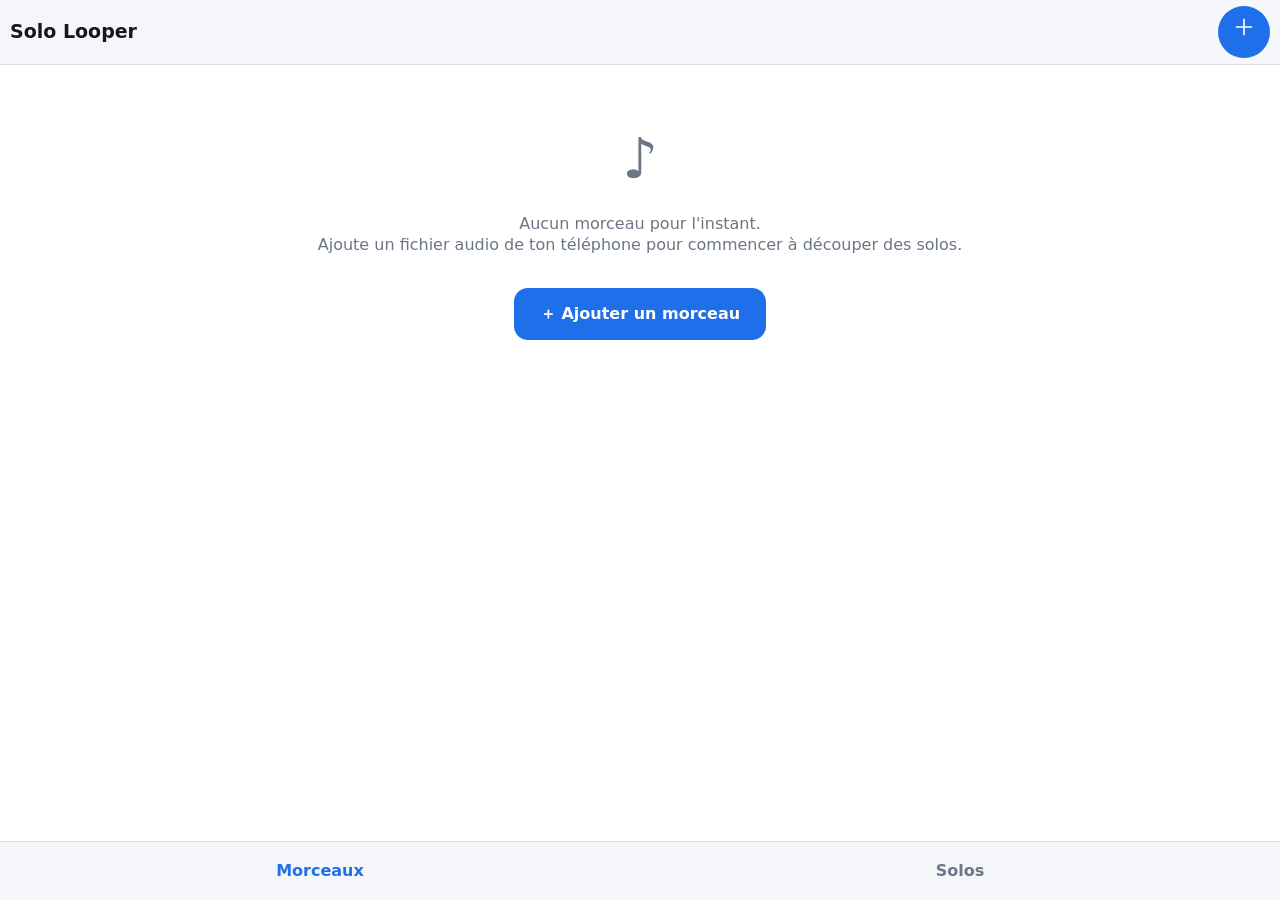
<file: index.html>
<!doctype html>
<html lang="fr">
<head>
  <meta charset="utf-8">
  <meta name="viewport" content="width=device-width, initial-scale=1, viewport-fit=cover">
  <meta name="theme-color" content="#ffffff">
  <title>Solo Looper</title>
  <link rel="manifest" href="manifest.webmanifest">
  <link rel="icon" href="icon-192.png">
  <link rel="stylesheet" href="style.css">
</head>
<body>
  <header id="topbar">
    <button id="backBtn" class="icon-btn" data-act="back" aria-label="Retour" hidden><svg viewBox="0 0 24 24" width="26" height="26" fill="none" stroke="currentColor" stroke-width="1.5" stroke-linecap="round" stroke-linejoin="round" aria-hidden="true"><path d="M19 12H5M11 6l-6 6 6 6"/></svg></button>
    <h1 id="title">Solo Looper</h1>
    <button id="editBtn" class="icon-btn" data-act="edit-song" aria-label="Modifier le morceau" hidden><svg viewBox="0 0 24 24" width="26" height="26" fill="none" stroke="currentColor" stroke-width="1.5" stroke-linecap="round" stroke-linejoin="round" aria-hidden="true"><path d="M4.5 19.5l.8-3.6L16.2 5a2 2 0 0 1 2.8 2.8L8.1 18.7zM14.5 6.8l2.7 2.7"/></svg></button>
    <button id="topAction" class="icon-btn" data-act="add-song" aria-label="Ajouter un morceau"><svg viewBox="0 0 24 24" width="26" height="26" fill="none" stroke="currentColor" stroke-width="1.5" stroke-linecap="round" stroke-linejoin="round" aria-hidden="true"><path d="M12 5v14M5 12h14"/></svg></button>
  </header>

  <main id="content"></main>

  <nav id="tabs">
    <button data-act="tab" data-tab="songs" class="tab on">Morceaux</button>
    <button data-act="tab" data-tab="solos" class="tab">Solos</button>
  </nav>

  <input type="file" id="jsonInput" accept="application/json,.json" hidden>
  <input type="file" id="fileInput" accept="audio/*,.mp3,.m4a,.wav,.ogg,.flac" multiple hidden>
  <datalist id="instrs">
    <option value="Flûte"><option value="Saxophone"><option value="Trompette">
    <option value="Trombone"><option value="Clarinette"><option value="Hautbois">
    <option value="Basson"><option value="Cor"><option value="Piano">
    <option value="Guitare"><option value="Violon"><option value="Voix">
  </datalist>
  <div id="toast" role="status"></div>
  <noscript><p class="fatal">Cette application a besoin de JavaScript.</p></noscript>
  <div id="sheet" hidden></div>
  <input type="file" id="coverInput" accept="image/*" hidden>
  <div id="edit" hidden></div>
  <div id="chooser" hidden></div>
  <script src="tags.js"></script>
  <script src="meta.js"></script>
  <script src="app.js"></script>
  <script src="score.js"></script>
</body>
</html>
</file>
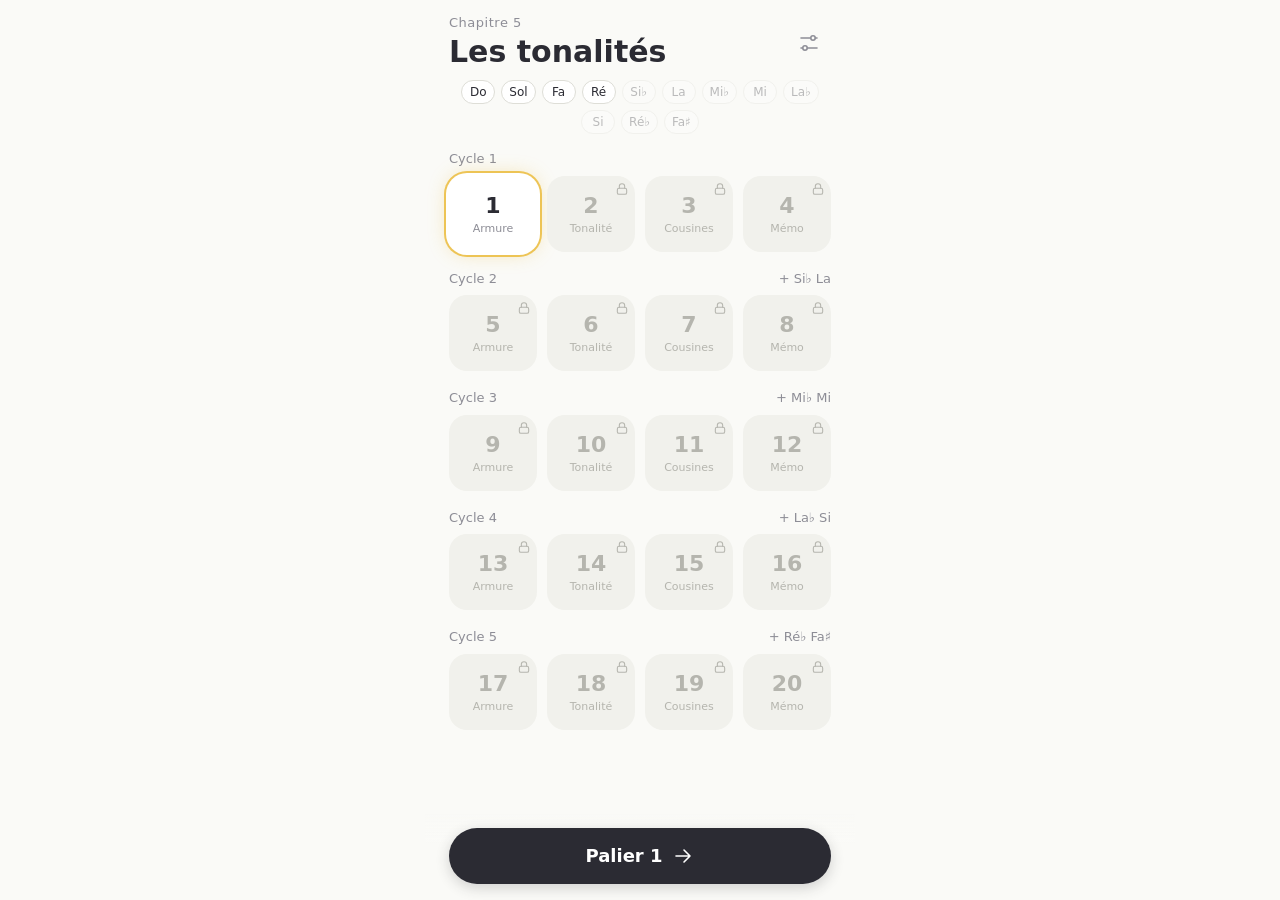
<file: jazzette/index.html>
<!doctype html>
<html lang="fr">
<head>
<meta charset="utf-8">
<meta name="viewport" content="width=device-width, initial-scale=1, viewport-fit=cover">
<meta name="theme-color" content="#FAFAF7">
<title>Jazzette · Les tonalités</title>
<link rel="stylesheet" href="style.css">
</head>
<body>
<div id="app">
  <section id="home" class="screen"></section>

  <section id="game" class="screen">
    <div class="bar">
      <button class="ico" id="quit" aria-label="Quitter"></button>
      <div id="dots" class="dots"></div>
      <button class="ico" id="gdbg" aria-label="Menu debug"></button>
    </div>
    <div id="strip" class="strip"></div>
    <main id="stage"></main>
    <div id="msg" class="msg"></div>
    <svg id="links" class="links"></svg>
  </section>

  <section id="end" class="screen"></section>
  <div id="sheet" class="sheet" hidden></div>
</div>
<script src="app.js"></script>
</body>
</html>
</file>
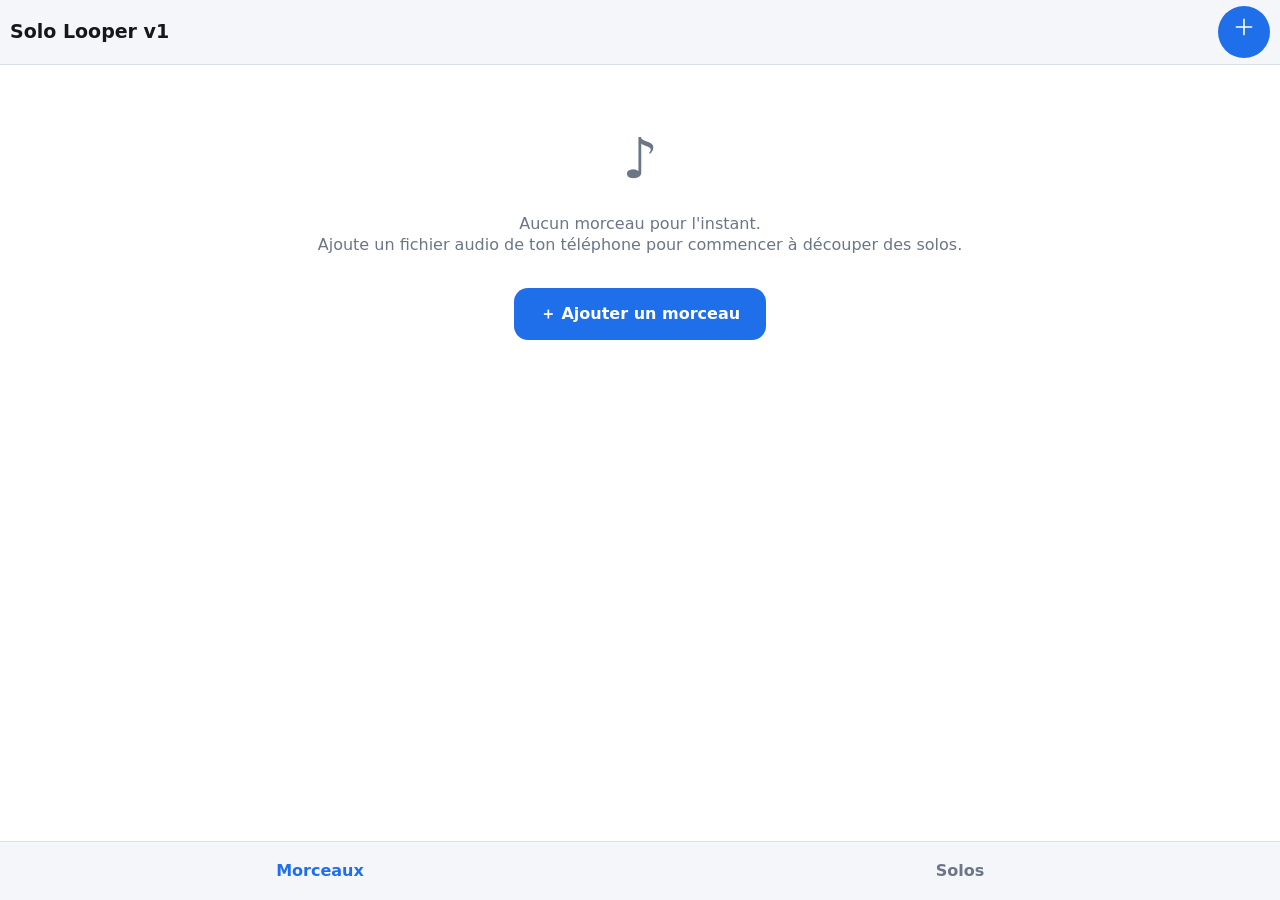
<file: v1/index.html>
<!doctype html>
<html lang="fr">
<head>
  <meta charset="utf-8">
  <meta name="viewport" content="width=device-width, initial-scale=1, viewport-fit=cover">
  <meta name="theme-color" content="#ffffff">
  <title>Solo Looper v1</title>
  <link rel="manifest" href="manifest.webmanifest">
  <link rel="icon" href="icon-192.png">
  <link rel="stylesheet" href="style.css">
</head>
<body>
  <header id="topbar">
    <button id="backBtn" class="icon-btn" data-act="back" aria-label="Retour" hidden><svg viewBox="0 0 24 24" width="26" height="26" fill="none" stroke="currentColor" stroke-width="1.5" stroke-linecap="round" stroke-linejoin="round" aria-hidden="true"><path d="M19 12H5M11 6l-6 6 6 6"/></svg></button>
    <h1 id="title">Solo Looper</h1>
    <button id="editBtn" class="icon-btn" data-act="edit-song" aria-label="Modifier le morceau" hidden><svg viewBox="0 0 24 24" width="26" height="26" fill="none" stroke="currentColor" stroke-width="1.5" stroke-linecap="round" stroke-linejoin="round" aria-hidden="true"><path d="M4.5 19.5l.8-3.6L16.2 5a2 2 0 0 1 2.8 2.8L8.1 18.7zM14.5 6.8l2.7 2.7"/></svg></button>
    <button id="topAction" class="icon-btn" data-act="add-song" aria-label="Ajouter un morceau"><svg viewBox="0 0 24 24" width="26" height="26" fill="none" stroke="currentColor" stroke-width="1.5" stroke-linecap="round" stroke-linejoin="round" aria-hidden="true"><path d="M12 5v14M5 12h14"/></svg></button>
  </header>

  <main id="content"></main>

  <nav id="tabs">
    <button data-act="tab" data-tab="songs" class="tab on">Morceaux</button>
    <button data-act="tab" data-tab="solos" class="tab">Solos</button>
  </nav>

  <input type="file" id="jsonInput" accept="application/json,.json" hidden>
  <input type="file" id="fileInput" accept="audio/*,.mp3,.m4a,.wav,.ogg,.flac" multiple hidden>
  <datalist id="instrs">
    <option value="Flûte"><option value="Saxophone"><option value="Trompette">
    <option value="Trombone"><option value="Clarinette"><option value="Hautbois">
    <option value="Basson"><option value="Cor"><option value="Piano">
    <option value="Guitare"><option value="Violon"><option value="Voix">
  </datalist>
  <div id="toast" role="status"></div>
  <noscript><p class="fatal">Cette application a besoin de JavaScript.</p></noscript>
  <div id="sheet" hidden></div>
  <input type="file" id="coverInput" accept="image/*" hidden>
  <div id="edit" hidden></div>
  <div id="chooser" hidden></div>
  <script src="tags.js"></script>
  <script src="meta.js"></script>
  <script src="app.js"></script>
  <script src="score.js"></script>
</body>
</html>
</file>
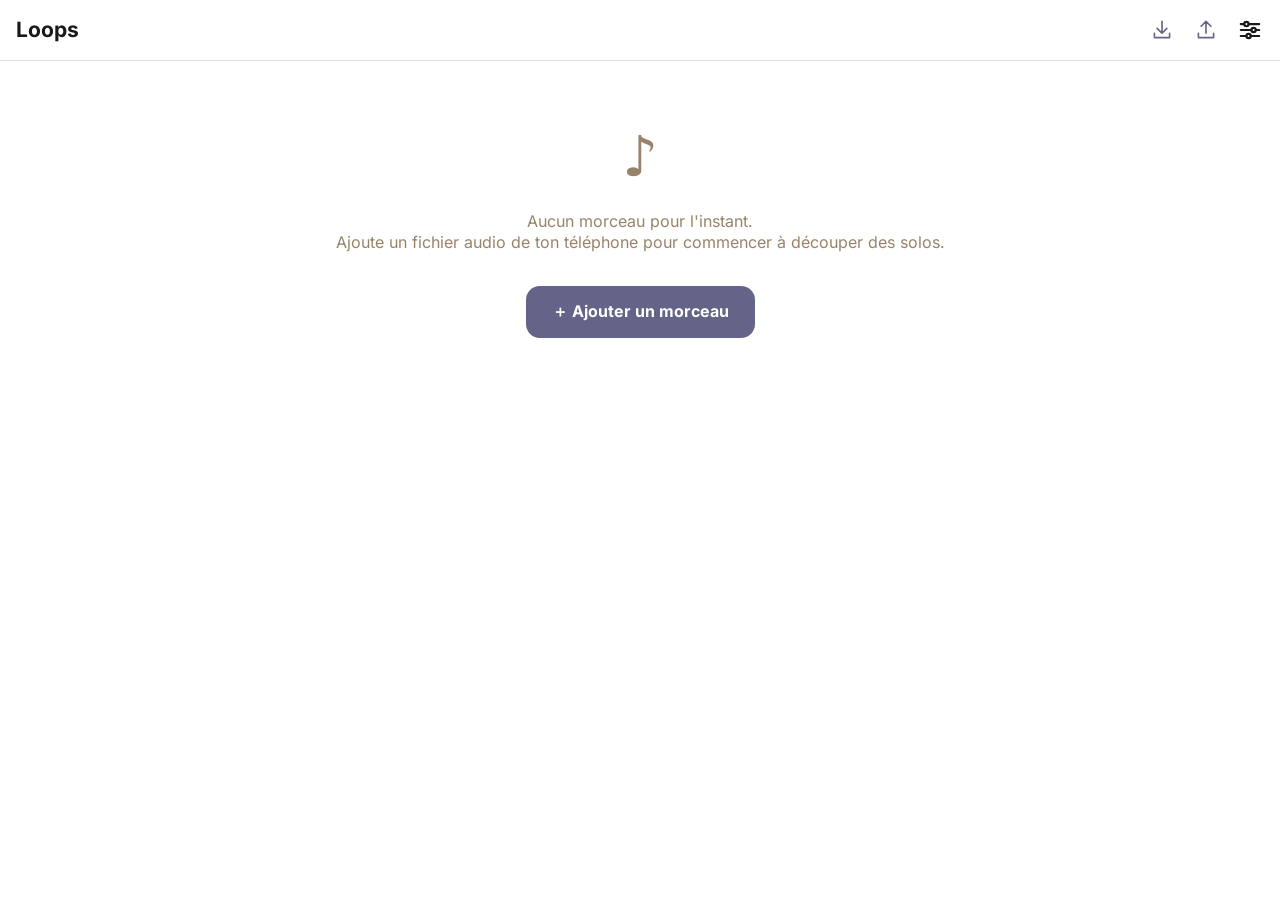
<file: v2/index.html>
<!doctype html>
<html lang="fr">
<head>
  <meta charset="utf-8">
  <meta name="viewport" content="width=device-width, initial-scale=1, viewport-fit=cover">
  <meta name="theme-color" content="#ffffff">
  <meta name="apple-mobile-web-app-title" content="Loops">
  <link rel="apple-touch-icon" href="icon-192.png">
  <title>Loops</title>
  <link rel="manifest" href="manifest.webmanifest">
  <link rel="icon" href="icon-192.png">
  <link rel="stylesheet" href="style.css">
</head>
<body>
  <div id="splash" aria-hidden="true"><svg xmlns="http://www.w3.org/2000/svg" viewBox="0 0 400 400" class="splash-art" fill="none" stroke="#636487" stroke-linecap="butt"><path d="M200.0 108.0L200.0 88.9" stroke-width="3.4" /><path d="M200.0 88.9L200.0 57.0" stroke-width="3.4" stroke-opacity=".28" stroke-width="1.19" stroke-dasharray="1 2.2"/><path d="M200.0 57.0L200.0 28.6" stroke-width="3.4" /><path d="M212.0 108.8L214.2 91.8" stroke-width="3.4" /><path d="M214.2 91.8L218.8 57.0" stroke-width="3.4" stroke-opacity=".28" stroke-width="1.19" stroke-dasharray="1 2.2"/><path d="M218.8 57.0L222.8 27.1" stroke-width="3.4" /><path d="M223.8 111.1L227.5 97.4" stroke-width="3.4" /><path d="M227.5 97.4L237.5 60.2" stroke-width="3.4" stroke-opacity=".28" stroke-width="1.19" stroke-dasharray="1 2.2"/><path d="M237.5 60.2L245.5 30.3" stroke-width="3.4" /><path d="M235.2 115.0L239.5 104.7" stroke-width="3.4" /><path d="M239.5 104.7L255.3 66.4" stroke-width="3.4" stroke-opacity=".28" stroke-width="1.19" stroke-dasharray="1 2.2"/><path d="M255.3 66.4L267.1 38.0" stroke-width="3.4" /><path d="M246.0 120.3L250.4 112.7" stroke-width="3.4" /><path d="M250.4 112.7L272.0 75.3" stroke-width="3.4" stroke-opacity=".28" stroke-width="1.19" stroke-dasharray="1 2.2"/><path d="M272.0 75.3L286.9 49.5" stroke-width="3.4" /><path d="M256.0 127.0L260.8 120.8" stroke-width="3.4" /><path d="M260.8 120.8L287.1 86.5" stroke-width="3.4" stroke-opacity=".28" stroke-width="1.19" stroke-dasharray="1 2.2"/><path d="M287.1 86.5L304.6 63.7" stroke-width="3.4" /><path d="M265.1 134.9L271.0 129.0" stroke-width="3.4" /><path d="M271.0 129.0L301.5 98.5" stroke-width="3.4" stroke-opacity=".28" stroke-width="1.19" stroke-dasharray="1 2.2"/><path d="M301.5 98.5L322.1 77.9" stroke-width="3.4" /><path d="M273.0 144.0L281.3 137.6" stroke-width="3.4" /><path d="M281.3 137.6L314.1 112.5" stroke-width="3.4" stroke-opacity=".28" stroke-width="1.19" stroke-dasharray="1 2.2"/><path d="M314.1 112.5L337.5 94.5" stroke-width="3.4" /><path d="M279.7 154.0L291.3 147.3" stroke-width="3.4" /><path d="M291.3 147.3L324.2 128.3" stroke-width="3.4" stroke-opacity=".28" stroke-width="1.19" stroke-dasharray="1 2.2"/><path d="M324.2 128.3L349.3 113.8" stroke-width="3.4" /><path d="M285.0 164.8L300.2 158.5" stroke-width="3.4" /><path d="M300.2 158.5L332.6 145.1" stroke-width="3.4" stroke-opacity=".28" stroke-width="1.19" stroke-dasharray="1 2.2"/><path d="M332.6 145.1L359.6 133.9" stroke-width="3.4" /><path d="M288.9 176.2L306.9 171.3" stroke-width="3.4" /><path d="M306.9 171.3L340.1 162.5" stroke-width="3.4" stroke-opacity=".28" stroke-width="1.19" stroke-dasharray="1 2.2"/><path d="M340.1 162.5L370.4 154.4" stroke-width="3.4" /><path d="M291.2 188.0L310.6 185.4" stroke-width="3.4" /><path d="M310.6 185.4L345.4 180.9" stroke-width="3.4" stroke-opacity=".28" stroke-width="1.19" stroke-dasharray="1 2.2"/><path d="M345.4 180.9L378.7 176.5" stroke-width="3.4" /><path d="M292.0 200.0L310.9 200.0" stroke-width="3.4" /><path d="M310.9 200.0L348.1 200.0" stroke-width="3.4" stroke-opacity=".28" stroke-width="1.19" stroke-dasharray="1 2.2"/><path d="M348.1 200.0L383.6 200.0" stroke-width="3.4" /><path d="M291.2 212.0L307.8 214.2" stroke-width="3.4" /><path d="M307.8 214.2L347.6 219.4" stroke-width="3.4" stroke-opacity=".28" stroke-width="1.19" stroke-dasharray="1 2.2"/><path d="M347.6 219.4L383.8 224.2" stroke-width="3.4" /><path d="M288.9 223.8L302.1 227.4" stroke-width="3.4" /><path d="M302.1 227.4L343.7 238.5" stroke-width="3.4" stroke-opacity=".28" stroke-width="1.19" stroke-dasharray="1 2.2"/><path d="M343.7 238.5L378.8 247.9" stroke-width="3.4" /><path d="M285.0 235.2L294.9 239.3" stroke-width="3.4" /><path d="M294.9 239.3L336.4 256.5" stroke-width="3.4" stroke-opacity=".28" stroke-width="1.19" stroke-dasharray="1 2.2"/><path d="M336.4 256.5L368.5 269.8" stroke-width="3.4" /><path d="M279.7 246.0L287.1 250.3" stroke-width="3.4" /><path d="M287.1 250.3L326.0 272.8" stroke-width="3.4" stroke-opacity=".28" stroke-width="1.19" stroke-dasharray="1 2.2"/><path d="M326.0 272.8L353.7 288.8" stroke-width="3.4" /><path d="M273.0 256.0L279.2 260.8" stroke-width="3.4" /><path d="M279.2 260.8L313.5 287.1" stroke-width="3.4" stroke-opacity=".28" stroke-width="1.19" stroke-dasharray="1 2.2"/><path d="M313.5 287.1L336.1 304.4" stroke-width="3.4" /><path d="M265.1 265.1L271.2 271.2" stroke-width="3.4" /><path d="M271.2 271.2L303.1 303.1" stroke-width="3.4" stroke-opacity=".28" stroke-width="1.19" stroke-dasharray="1 2.2"/><path d="M303.1 303.1L326.0 326.0" stroke-width="3.4" /><path d="M256.0 273.0L262.7 281.7" stroke-width="3.4" /><path d="M262.7 281.7L290.3 317.6" stroke-width="3.4" stroke-opacity=".28" stroke-width="1.19" stroke-dasharray="1 2.2"/><path d="M290.3 317.6L312.0 346.0" stroke-width="3.4" /><path d="M246.0 279.7L253.0 291.7" stroke-width="3.4" /><path d="M253.0 291.7L275.0 329.9" stroke-width="3.4" stroke-opacity=".28" stroke-width="1.19" stroke-dasharray="1 2.2"/><path d="M275.0 329.9L294.0 362.9" stroke-width="3.4" /><path d="M235.2 285.0L241.7 300.6" stroke-width="3.4" /><path d="M241.7 300.6L257.7 339.2" stroke-width="3.4" stroke-opacity=".28" stroke-width="1.19" stroke-dasharray="1 2.2"/><path d="M257.7 339.2L272.6 375.2" stroke-width="3.4" /><path d="M223.8 288.9L228.7 307.2" stroke-width="3.4" /><path d="M228.7 307.2L238.9 345.1" stroke-width="3.4" stroke-opacity=".28" stroke-width="1.19" stroke-dasharray="1 2.2"/><path d="M238.9 345.1L248.8 382.1" stroke-width="3.4" /><path d="M212.0 291.2L214.6 310.6" stroke-width="3.4" /><path d="M214.6 310.6L219.4 347.4" stroke-width="3.4" stroke-opacity=".28" stroke-width="1.19" stroke-dasharray="1 2.2"/><path d="M219.4 347.4L224.2 383.5" stroke-width="3.4" /><path d="M200.0 292.0L200.0 310.6" stroke-width="3.4" /><path d="M200.0 310.6L200.0 346.5" stroke-width="3.4" stroke-opacity=".28" stroke-width="1.19" stroke-dasharray="1 2.2"/><path d="M200.0 346.5L200.0 379.9" stroke-width="3.4" /><path d="M188.0 291.2L185.9 307.4" stroke-width="3.4" /><path d="M185.9 307.4L181.2 342.8" stroke-width="3.4" stroke-opacity=".28" stroke-width="1.19" stroke-dasharray="1 2.2"/><path d="M181.2 342.8L177.3 372.5" stroke-width="3.4" /><path d="M176.2 288.9L172.7 301.7" stroke-width="3.4" /><path d="M172.7 301.7L162.7 339.2" stroke-width="3.4" stroke-opacity=".28" stroke-width="1.19" stroke-dasharray="1 2.2"/><path d="M162.7 339.2L154.9 368.2" stroke-width="3.4" /><path d="M164.8 285.0L160.8 294.6" stroke-width="3.4" /><path d="M160.8 294.6L144.2 334.7" stroke-width="3.4" stroke-opacity=".28" stroke-width="1.19" stroke-dasharray="1 2.2"/><path d="M144.2 334.7L131.8 364.6" stroke-width="3.4" /><path d="M154.0 279.7L149.8 286.9" stroke-width="3.4" /><path d="M149.8 286.9L126.7 327.0" stroke-width="3.4" stroke-opacity=".28" stroke-width="1.19" stroke-dasharray="1 2.2"/><path d="M126.7 327.0L109.9 356.1" stroke-width="3.4" /><path d="M144.0 273.0L139.2 279.2" stroke-width="3.4" /><path d="M139.2 279.2L110.7 316.4" stroke-width="3.4" stroke-opacity=".28" stroke-width="1.19" stroke-dasharray="1 2.2"/><path d="M110.7 316.4L90.2 343.1" stroke-width="3.4" /><path d="M134.9 265.1L128.6 271.4" stroke-width="3.4" /><path d="M128.6 271.4L96.7 303.3" stroke-width="3.4" stroke-opacity=".28" stroke-width="1.19" stroke-dasharray="1 2.2"/><path d="M96.7 303.3L73.6 326.4" stroke-width="3.4" /><path d="M127.0 256.0L118.0 262.9" stroke-width="3.4" /><path d="M118.0 262.9L84.9 288.3" stroke-width="3.4" stroke-opacity=".28" stroke-width="1.19" stroke-dasharray="1 2.2"/><path d="M84.9 288.3L60.1 307.3" stroke-width="3.4" /><path d="M120.3 246.0L107.9 253.2" stroke-width="3.4" /><path d="M107.9 253.2L75.3 272.0" stroke-width="3.4" stroke-opacity=".28" stroke-width="1.19" stroke-dasharray="1 2.2"/><path d="M75.3 272.0L49.5 286.9" stroke-width="3.4" /><path d="M115.0 235.2L99.1 241.8" stroke-width="3.4" /><path d="M99.1 241.8L67.7 254.8" stroke-width="3.4" stroke-opacity=".28" stroke-width="1.19" stroke-dasharray="1 2.2"/><path d="M67.7 254.8L41.2 265.8" stroke-width="3.4" /><path d="M111.1 223.8L92.7 228.8" stroke-width="3.4" /><path d="M92.7 228.8L61.9 237.0" stroke-width="3.4" stroke-opacity=".28" stroke-width="1.19" stroke-dasharray="1 2.2"/><path d="M61.9 237.0L34.5 244.4" stroke-width="3.4" /><path d="M108.8 212.0L89.4 214.6" stroke-width="3.4" /><path d="M89.4 214.6L57.9 218.7" stroke-width="3.4" stroke-opacity=".28" stroke-width="1.19" stroke-dasharray="1 2.2"/><path d="M57.9 218.7L29.1 222.5" stroke-width="3.4" /><path d="M108.0 200.0L89.6 200.0" stroke-width="3.4" /><path d="M89.6 200.0L55.7 200.0" stroke-width="3.4" stroke-opacity=".28" stroke-width="1.19" stroke-dasharray="1 2.2"/><path d="M55.7 200.0L25.5 200.0" stroke-width="3.4" /><path d="M108.8 188.0L93.0 185.9" stroke-width="3.4" /><path d="M93.0 185.9L55.8 181.0" stroke-width="3.4" stroke-opacity=".28" stroke-width="1.19" stroke-dasharray="1 2.2"/><path d="M55.8 181.0L24.3 176.9" stroke-width="3.4" /><path d="M111.1 176.2L98.7 172.9" stroke-width="3.4" /><path d="M98.7 172.9L58.5 162.1" stroke-width="3.4" stroke-opacity=".28" stroke-width="1.19" stroke-dasharray="1 2.2"/><path d="M58.5 162.1L26.4 153.5" stroke-width="3.4" /><path d="M115.0 164.8L105.7 161.0" stroke-width="3.4" /><path d="M105.7 161.0L64.1 143.7" stroke-width="3.4" stroke-opacity=".28" stroke-width="1.19" stroke-dasharray="1 2.2"/><path d="M64.1 143.7L32.7 130.7" stroke-width="3.4" /><path d="M120.3 154.0L113.2 149.9" stroke-width="3.4" /><path d="M113.2 149.9L72.8 126.6" stroke-width="3.4" stroke-opacity=".28" stroke-width="1.19" stroke-dasharray="1 2.2"/><path d="M72.8 126.6L43.5 109.7" stroke-width="3.4" /><path d="M127.0 144.0L120.7 139.2" stroke-width="3.4" /><path d="M120.7 139.2L84.3 111.2" stroke-width="3.4" stroke-opacity=".28" stroke-width="1.19" stroke-dasharray="1 2.2"/><path d="M84.3 111.2L58.6 91.5" stroke-width="3.4" /><path d="M134.9 134.9L128.4 128.4" stroke-width="3.4" /><path d="M128.4 128.4L98.2 98.2" stroke-width="3.4" stroke-opacity=".28" stroke-width="1.19" stroke-dasharray="1 2.2"/><path d="M98.2 98.2L77.1 77.1" stroke-width="3.4" /><path d="M144.0 127.0L136.8 117.7" stroke-width="3.4" /><path d="M136.8 117.7L112.2 85.5" stroke-width="3.4" stroke-opacity=".28" stroke-width="1.19" stroke-dasharray="1 2.2"/><path d="M112.2 85.5L93.7 61.5" stroke-width="3.4" /><path d="M154.0 120.3L146.6 107.5" stroke-width="3.4" /><path d="M146.6 107.5L126.6 72.9" stroke-width="3.4" stroke-opacity=".28" stroke-width="1.19" stroke-dasharray="1 2.2"/><path d="M126.6 72.9L109.8 43.7" stroke-width="3.4" /><path d="M164.8 115.0L158.1 98.8" stroke-width="3.4" /><path d="M158.1 98.8L143.0 62.4" stroke-width="3.4" stroke-opacity=".28" stroke-width="1.19" stroke-dasharray="1 2.2"/><path d="M143.0 62.4L129.0 28.5" stroke-width="3.4" /><path d="M176.2 111.1L171.2 92.5" stroke-width="3.4" /><path d="M171.2 92.5L161.1 54.8" stroke-width="3.4" stroke-opacity=".28" stroke-width="1.19" stroke-dasharray="1 2.2"/><path d="M161.1 54.8L151.1 17.5" stroke-width="3.4" /><path d="M188.0 108.8L185.4 89.5" stroke-width="3.4" /><path d="M185.4 89.5L180.3 50.6" stroke-width="3.4" stroke-opacity=".28" stroke-width="1.19" stroke-dasharray="1 2.2"/><path d="M180.3 50.6L175.2 11.9" stroke-width="3.4" /></svg></div>
  <header id="topbar">
    <button id="backBtn" class="icon-btn" data-act="back" aria-label="Retour" hidden><svg viewBox="0 0 24 24" width="26" height="26" fill="none" stroke="currentColor" stroke-width="1.5" stroke-linecap="round" stroke-linejoin="round" aria-hidden="true"><path d="M19 12H5M11 6l-6 6 6 6"/></svg></button>
    <h1 id="title">Loops</h1>
    <button id="editBtn" class="icon-btn" data-act="edit-song" aria-label="Modifier le morceau" hidden><svg viewBox="0 0 24 24" width="26" height="26" fill="none" stroke="currentColor" stroke-width="1.5" stroke-linecap="round" stroke-linejoin="round" aria-hidden="true"><path d="M4.5 19.5l.8-3.6L16.2 5a2 2 0 0 1 2.8 2.8L8.1 18.7zM14.5 6.8l2.7 2.7"/></svg></button>
    <button id="btnImport" class="top-ic" data-act="import" title="Importer des solos" aria-label="Importer des solos"><svg viewBox="0 0 24 24" width="26" height="26" fill="none" stroke="#636487" stroke-width="1.5" stroke-linecap="round" stroke-linejoin="round" aria-hidden="true"><path d="M12 4v11M7.5 10.5L12 15l4.5-4.5M5 15v4h14v-4"/></svg></button>
    <button id="btnExport" class="top-ic" data-act="export" title="Partager mes solos" aria-label="Partager mes solos"><svg viewBox="0 0 24 24" width="26" height="26" fill="none" stroke="#636487" stroke-width="1.5" stroke-linecap="round" stroke-linejoin="round" aria-hidden="true"><path d="M12 15V4M7.5 8.5L12 4l4.5 4.5M5 15v4h14v-4"/></svg></button>
    <button id="btnFilter" class="top-ic" data-act="filter-toggle" title="Filtrer" aria-label="Filtrer" aria-expanded="false"><svg viewBox="0 0 24 24" width="26" height="26" fill="none" stroke="#1b1918" stroke-width="2" stroke-linecap="round" stroke-linejoin="round" aria-hidden="true"><path d="M3.5 6.5h3.2M10.7 6.5h9.8M3.5 12h9.8M17.3 12h3.2M3.5 17.5h5.2M12.7 17.5h7.8"/><circle cx="8.7" cy="6.5" r="2" /><circle cx="15.3" cy="12" r="2"/><circle cx="10.7" cy="17.5" r="2"/></svg><i class="fdot" hidden></i></button>
  </header>

  <main id="content"></main>

  <nav id="tabs">
    <button data-act="tab" data-tab="songs" class="tab on">Morceaux</button>
    <button data-act="tab" data-tab="solos" class="tab">Solos</button>
  </nav>

  <input type="file" id="jsonInput" accept="application/json,.json" hidden>
  <input type="file" id="fileInput" accept="audio/*,.mp3,.m4a,.wav,.ogg,.flac" multiple hidden>
  <datalist id="instrs">
    <option value="Flûte"><option value="Saxophone"><option value="Trompette">
    <option value="Trombone"><option value="Clarinette"><option value="Hautbois">
    <option value="Basson"><option value="Cor"><option value="Piano">
    <option value="Guitare"><option value="Violon"><option value="Voix">
  </datalist>
  <div id="toast" role="status"></div>
  <noscript><p class="fatal">Cette application a besoin de JavaScript.</p></noscript>
  <div id="sheet" hidden></div>
  <input type="file" id="coverInput" accept="image/*" hidden>
  <div id="edit" hidden></div>
  <div id="chooser" hidden></div>
  <script src="tags.js"></script>
  <script src="meta.js"></script>
  <script src="app.js"></script>
  <script src="score.js"></script>
  <script src="takes.js"></script>
</body>
</html>
</file>
<file: style.css>
:root {
  --bg: #ffffff;
  --panel: #f4f6f9;
  --panel2: #e9edf2;
  --line: #d9dfe7;
  --text: #14171c;
  --muted: #6b7686;
  --accent: #1f6feb;
  --accent-ink: #ffffff;
  --tint: #dbe8fd;
  --danger: #d93025;
  --tap: 52px;
}
* { box-sizing: border-box; -webkit-tap-highlight-color: transparent; }
html, body { height: 100%; margin: 0; }
body {
  background: var(--bg); color: var(--text);
  font: 16px/1.35 system-ui, -apple-system, "Segoe UI", Roboto, sans-serif;
  display: flex; flex-direction: column; height: 100dvh;
  overscroll-behavior: none; user-select: none; -webkit-user-select: none;
}
button { font: inherit; color: inherit; border: 0; background: var(--panel2); border-radius: 14px; min-height: var(--tap); min-width: var(--tap); padding: 0 14px; cursor: pointer; touch-action: manipulation; }
button:active { filter: brightness(.92); }
input.txt { font: inherit; color: var(--text); background: var(--bg); border: 1px solid var(--line); border-radius: 12px; padding: 0 12px; min-height: 48px; width: 100%; user-select: text; -webkit-user-select: text; }
[hidden] { display: none !important; }

#topbar { display: flex; align-items: center; gap: 8px; padding: calc(env(safe-area-inset-top) + 6px) 10px 6px; min-height: 60px; background: var(--panel); border-bottom: 1px solid var(--line); }
#topbar h1 { flex: 1; margin: 0; font-size: 19px; font-weight: 650; overflow: hidden; text-overflow: ellipsis; white-space: nowrap; }
.icon-btn { background: transparent; font-size: 26px; padding: 0; }
#topAction { background: var(--accent); color: var(--accent-ink); border-radius: 50%; font-weight: 700; }

#content { flex: 1; overflow-y: auto; overscroll-behavior: contain; padding-bottom: 24px; }
#tabs { display: flex; background: var(--panel); border-top: 1px solid var(--line); padding-bottom: env(safe-area-inset-bottom); }
#tabs .tab { flex: 1; border-radius: 0; background: transparent; min-height: 58px; color: var(--muted); font-weight: 600; }
#tabs .tab.on { color: var(--accent); }

/* Bibliothèque */
.empty { text-align: center; color: var(--muted); padding: 56px 28px; }
.empty .big { font-size: 56px; }
.empty button.cta { margin-top: 16px; background: var(--accent); color: var(--accent-ink); font-weight: 700; padding: 0 26px; }
.song { margin: 10px 12px; background: var(--panel); border-radius: 16px; padding: 12px; }
.song-head { display: flex; align-items: center; gap: 8px; }
.song-open { flex: 1; text-align: left; background: transparent; padding: 0; min-height: 48px; display: block; overflow: hidden; }
.song-open b { display: block; font-size: 17px; overflow: hidden; text-overflow: ellipsis; white-space: nowrap; }
.song-open small { color: var(--muted); }
.chips { display: flex; flex-wrap: wrap; gap: 8px; margin-top: 8px; }
.chip { min-height: 44px; border-radius: 22px; padding: 0 14px; display: inline-flex; align-items: center; gap: 8px; background: var(--panel2); }
.chip i, .solo i.dot { width: 12px; height: 12px; border-radius: 3px; display: inline-block; flex: none; background: var(--accent); }
.filters { display: flex; gap: 8px; padding: 10px 12px 0; overflow-x: auto; }
.filters .chip.on { background: var(--accent); color: var(--accent-ink); font-weight: 650; }
.hint { color: var(--muted); font-size: 14px; padding: 4px 14px; }

/* Morceau */
.player { position: sticky; top: 0; z-index: 5; background: var(--bg); padding: 8px 10px 6px; border-bottom: 1px solid var(--line); }
.tl-scroll { overflow-x: auto; overflow-y: hidden; background: var(--panel); border-radius: 14px; touch-action: pan-x; scrollbar-width: none; }
.tl-scroll::-webkit-scrollbar { display: none; }
.tl-inner { position: relative; height: 104px; }
.tl-inner canvas { display: block; }
.playhead { position: absolute; top: 0; bottom: 0; left: 0; width: 3px; margin-left: -1px; background: var(--text); pointer-events: none; will-change: transform; }
.tl-tools { display: flex; align-items: center; gap: 8px; padding: 6px 0; }
.tl-tools .tl-time { flex: 1; color: var(--muted); font-variant-numeric: tabular-nums; }
.tl-tools button { min-height: 40px; min-width: 48px; }
.transport { display: flex; gap: 8px; align-items: center; }
.transport button { flex: 1; min-height: 60px; font-weight: 650; }
.transport .big { flex: 1.6; background: var(--accent); color: var(--accent-ink); font-size: 28px; }
.transport .toggle { flex: 0 0 64px; font-size: 22px; opacity: .55; }
.transport .toggle.on { opacity: 1; background: var(--tint); }
.tempo { display: flex; align-items: center; gap: 8px; margin-top: 8px; }
.tempo input[type=range] { flex: 1; height: 48px; accent-color: var(--accent); }
.tempo b { min-width: 52px; text-align: right; font-variant-numeric: tabular-nums; }
.tempo-info { display: flex; align-items: center; justify-content: space-between; gap: 8px; margin-top: 2px; }
.tempo-info b { font-variant-numeric: tabular-nums; }
.tempo-info button { min-height: 40px; font-size: 14px; }
.tempo-info button:disabled { opacity: .45; }

.panel { padding: 10px 12px; }
.panel h2 { font-size: 15px; color: var(--muted); font-weight: 600; margin: 4px 2px 8px; text-transform: uppercase; letter-spacing: .04em; }
.newsolo { width: 100%; min-height: 56px; background: var(--panel2); border: 2px dashed var(--line); font-weight: 650; margin: 8px 0; }
.solo { display: flex; align-items: center; gap: 4px; background: var(--panel); border-radius: 16px; margin-bottom: 8px; border: 2px solid transparent; }
.solo.sel { border-color: var(--accent); }
.solo .pick { flex: 1; display: flex; align-items: center; gap: 12px; text-align: left; background: transparent; min-height: 64px; overflow: hidden; }
.solo .pick span { overflow: hidden; }
.solo .pick b { display: block; overflow: hidden; text-overflow: ellipsis; white-space: nowrap; }
.solo .pick small { color: var(--muted); font-variant-numeric: tabular-nums; }
.solo .star { background: transparent; font-size: 26px; color: var(--muted); }
.solo .star.on { color: var(--accent); }
.solo .go { background: transparent; font-size: 20px; }

.editor { background: var(--panel); border: 2px solid var(--accent); border-radius: 16px; padding: 12px; margin-bottom: 10px; display: grid; gap: 10px; }
.edrow { display: flex; align-items: center; gap: 6px; }
.edrow .lbl { width: 50px; color: var(--muted); font-size: 14px; }
.edrow b { flex: 1; font-variant-numeric: tabular-nums; font-size: 18px; }
.edrow button { min-width: 52px; padding: 0 8px; }
.edrow .here { background: var(--tint); color: var(--accent); font-weight: 650; min-width: 76px; }
.edrow2 { display: flex; gap: 8px; }
.edrow2 button { flex: 1; }
.danger { color: var(--danger); }

#toast { position: fixed; left: 50%; bottom: 90px; transform: translateX(-50%) translateY(20px); background: #14171cee; color: #fff; padding: 12px 18px; border-radius: 22px; opacity: 0; transition: .25s; pointer-events: none; max-width: 86vw; text-align: center; z-index: 50; }
#toast.show { opacity: 1; transform: translateX(-50%); }

.opts { display: flex; gap: 6px; }
.opts button { flex: 1; min-height: 44px; font-size: 13px; padding: 0 6px; }
.opts button.on { background: var(--accent); color: var(--accent-ink); font-weight: 650; }
.meta { display: flex; gap: 10px; margin-bottom: 10px; }
.cover { width: 92px; height: 92px; border-radius: 10px; object-fit: cover; flex: none; background: var(--panel2); }
.cover.ph { display: grid; place-items: center; font-size: 34px; color: var(--muted); }
.meta-f { flex: 1; display: grid; gap: 6px; min-width: 0; }
.meta-f input.txt { min-height: 40px; }
.meta-f button { min-height: 40px; font-size: 14px; }
.thumb { width: 48px; height: 48px; border-radius: 8px; object-fit: cover; flex: none; }
.io { display: flex; gap: 8px; padding: 10px 12px 0; }
.io button { flex: 1; min-height: 44px; font-size: 14px; }
.fatal { padding: 48px 24px; text-align: center; color: var(--muted); }
.fatal button { margin-top: 16px; background: var(--accent); color: var(--accent-ink); font-weight: 700; padding: 0 24px; }

.cta2 { width: 100%; min-height: 52px; background: var(--accent); color: var(--accent-ink); font-weight: 650; }
#sheet { position: fixed; inset: 0; z-index: 60; background: #fff; display: flex; flex-direction: column; overflow-y: auto; padding-bottom: env(safe-area-inset-bottom); }
#sheet[hidden] { display: none !important; }
#sheet > * { flex: none; }   /* sans cela, la partition est écrasée sous les boutons quand la fenêtre est haute */
.sheet-top { display: flex; align-items: center; gap: 8px; padding: calc(env(safe-area-inset-top) + 6px) 10px 6px; min-height: 60px; background: var(--panel); border-bottom: 1px solid var(--line); position: sticky; top: 0; z-index: 2; }
.sheet-top b { flex: 1; overflow: hidden; text-overflow: ellipsis; white-space: nowrap; }
.sheet-ctl { display: flex; align-items: center; gap: 6px; padding: 8px 10px; flex-wrap: wrap; }
.sheet-ctl .lbl { color: var(--muted); font-size: 14px; }
.sheet-ctl button { min-height: 44px; min-width: 44px; padding: 0 10px; }
.sheet-ctl b { min-width: 40px; text-align: center; font-size: 18px; font-variant-numeric: tabular-nums; }
#scoreWrap { padding: 0 6px; min-height: 120px; }
#scoreWrap svg { display: block; touch-action: manipulation; user-select: none; -webkit-user-select: none; }
#noteBar { position: sticky; bottom: calc(74px + env(safe-area-inset-bottom)); z-index: 3; background: var(--panel); border-top: 1px solid var(--line); padding: 8px 10px; }
#noteBar:empty { display: none; }
.nb-title { font-weight: 650; margin: 0 2px 6px; }
.nb-row { display: flex; gap: 6px; margin-bottom: 6px; }
.nb-row button { flex: 1; min-height: 46px; padding: 0 4px; font-size: 14px; }
.sheet-exp { display: flex; gap: 8px; padding: 8px 10px; }
.sheet-exp button { flex: 1; min-height: 46px; }

/* Choix du bon morceau (recherche artiste / pochette) */
#chooser { position: fixed; inset: 0; z-index: 70; background: #fff; display: flex; flex-direction: column; overflow-y: auto; padding-bottom: env(safe-area-inset-bottom); }
#chooser[hidden] { display: none !important; }
.ch-search { display: flex; gap: 8px; padding: 10px 12px 0; }
.ch-search input { flex: 1; min-height: 44px; }
.ch-search button { min-height: 44px; padding: 0 14px; }
.ch-list { display: grid; gap: 8px; padding: 8px 12px 16px; }
.ch-hit { display: flex; gap: 10px; align-items: center; text-align: left; min-height: 64px; padding: 6px 10px; }
.ch-hit img { width: 52px; height: 52px; border-radius: 6px; object-fit: cover; background: var(--panel2); flex: none; }
.ch-hit span { display: grid; gap: 1px; min-width: 0; }
.ch-hit b, .ch-hit small { overflow: hidden; text-overflow: ellipsis; white-space: nowrap; }
.ch-hit small { color: var(--muted); font-size: 13px; }

/* note en cours d'écoute dans la partition */
#scoreWrap .playing :not(.hit)[fill]:not([fill="none"]) { fill: var(--accent) !important; }
#scoreWrap .playing [stroke]:not([stroke="none"]) { stroke: var(--accent) !important; }

/* Partition : tessiture réglable */
.sheet-ctl select { min-height: 44px; font: inherit; font-size: 16px; color: var(--text); background: var(--bg); border: 1px solid var(--line); border-radius: 12px; padding: 0 6px; }
.sheet-ctl button.on { background: var(--accent); color: var(--accent-ink); font-weight: 650; }
.sheet-ctl button:disabled { opacity: .45; }

/* En-tête du morceau : pochette, titre, artiste · album, crayon */
#title.song { font-weight: 400; }
#title .hd { display: flex; align-items: center; gap: 10px; min-width: 0; }
#title .hd-cover { width: 42px; height: 42px; border-radius: 8px; object-fit: cover; flex: none; background: var(--panel2); display: grid; place-items: center; color: var(--muted); }
#title .hd-t { display: flex; flex-direction: column; min-width: 0; line-height: 1.2; }
#title .hd-t b { font-size: 17px; font-weight: 650; overflow: hidden; text-overflow: ellipsis; white-space: nowrap; }
#title .hd-t small { font-size: 13px; color: var(--muted); overflow: hidden; text-overflow: ellipsis; white-space: nowrap; }
#editBtn { color: var(--accent); }

/* Modifier le morceau */
#edit { position: fixed; inset: 0; z-index: 65; background: #fff; display: flex; flex-direction: column; overflow-y: auto; padding-bottom: env(safe-area-inset-bottom); }
#edit[hidden] { display: none !important; }
#edit > * { flex: none; }
.edit-body { display: grid; gap: 12px; padding: 14px; }
.edit-cover { display: flex; align-items: center; gap: 14px; }
.edit-cover .cover { width: 112px; height: 112px; }
.edit-cover button { flex: 1; }
.fld { display: grid; gap: 4px; font-size: 14px; color: var(--muted); }
.fld .txt { color: var(--text); font-size: 17px; }

/* Détails du solo */
.cta2 small { display: block; font-weight: 400; font-size: 13px; opacity: .9; }
.diag-list { list-style: none; margin: 0; padding: 4px 14px; }
.diag-list li { display: flex; justify-content: space-between; gap: 12px; padding: 12px 0; border-bottom: 1px solid var(--line); }
.diag-list span { color: var(--muted); }

/* Liste des solos : ligne dépliable (jouer · crayon · options) */
.solo.acc { display: block; padding: 0; }
.solo-head { display: flex; align-items: center; gap: 2px; }
.solo.acc .pick { min-width: 0; }
.icon-sm { background: transparent; min-width: 44px; padding: 0; font-size: 18px; color: var(--muted); display: grid; place-items: center; }
.icon-sm svg { color: var(--accent); }
.solo.acc .editor { margin: 0; border: 0; border-top: 1px solid var(--line); border-radius: 0 0 14px 14px; background: transparent; }

/* Page « Détails du solo » : sections repliables */
details.sec { border-bottom: 1px solid var(--line); }
details.sec > summary { list-style: none; cursor: pointer; display: flex; align-items: center; justify-content: space-between; min-height: 52px; padding: 0 14px; font-weight: 650; }
details.sec > summary::-webkit-details-marker { display: none; }
details.sec > summary::after { content: ''; width: 20px; height: 20px; background: url("data:image/svg+xml,%3Csvg xmlns='http://www.w3.org/2000/svg' viewBox='0 0 24 24' fill='none' stroke='%236b7686' stroke-width='1.5' stroke-linecap='round' stroke-linejoin='round'%3E%3Cpath d='M6 9l6 6 6-6'/%3E%3C/svg%3E") center / contain no-repeat; }
details.sec[open] > summary::after { transform: rotate(180deg); }
.sec-body { padding: 0 10px 12px; display: grid; gap: 8px; }
.sec-body > .hint { padding: 0 4px; }
.sec-body .tlbox { min-width: 0; }

.solo.acc .pick { gap: 10px; padding: 0 6px 0 12px; }
.solo.acc .star, .solo.acc .icon-sm { min-width: 40px; width: 40px; padding: 0; }

/* Bandeau du bas (détails du solo) : réglages de la partition, lecture du solo au centre */
.dock { position: sticky; bottom: 0; z-index: 4; background: var(--panel); border-top: 1px solid var(--line); box-shadow: 0 -6px 16px #0000001a; padding-bottom: env(safe-area-inset-bottom); }
.dock-panel { max-height: 52vh; overflow-y: auto; background: var(--bg); border-bottom: 1px solid var(--line); overscroll-behavior: contain; }
.dock-panel[hidden] { display: none !important; }
.dock-head { display: flex; align-items: center; justify-content: space-between; padding: 4px 6px 0 14px; }
.dock-head b { font-size: 15px; color: var(--muted); font-weight: 600; text-transform: uppercase; letter-spacing: .04em; }
.dock-bar { display: grid; grid-template-columns: 1fr auto 1fr; align-items: center; gap: 8px; padding: 8px 12px; }
.dock-btn { justify-self: start; min-width: 60px; min-height: 56px; padding: 0; background: transparent; color: var(--text); display: grid; place-items: center; }
.dock-btn.on { background: var(--tint); color: var(--accent); }
.dock-play { min-width: 170px; min-height: 56px; border-radius: 28px; background: var(--accent); color: var(--accent-ink); font-weight: 700; font-size: 18px; }
.sheet-ctl button .ic, .sheet-ctl button svg { flex: none; }
.sheet-ctl button.wide { display: inline-flex; align-items: center; justify-content: center; gap: 8px; }

/* Lecteur : version allégée (boucle, lecture au centre, curseur de tempo) et version complète */
.ctl { display: grid; grid-template-columns: 1fr auto 1fr; align-items: center; gap: 6px; }
.player.full .ctl { grid-template-columns: 56px 1fr auto 1fr 56px; }
.ctl button { min-height: 56px; padding: 0; }
.ctl .loop { justify-self: start; width: 56px; font-size: 24px; opacity: .55; }
.ctl .loop.on { opacity: 1; background: var(--tint); }
.ctl .big { min-width: 96px; min-height: 60px; background: var(--accent); color: var(--accent-ink); border-radius: 30px; display: grid; place-items: center; }
.ctl .seekb { display: none; width: 56px; background: transparent; place-items: center; user-select: none; -webkit-user-select: none; -webkit-touch-callout: none; touch-action: none; }
.player.full .ctl .seekb { display: grid; justify-self: center; }
.ctl .expand { justify-self: end; width: 56px; background: transparent; display: grid; place-items: center; color: var(--muted); }
.player.full .ctl .expand svg { transform: rotate(180deg); }
.tempo .full-only, .tempo-info { display: none; }
.player.full .tempo .full-only { display: inline-block; }
.player.full .tempo-info { display: flex; justify-content: flex-end; }
.tempo b { min-width: 48px; }
svg.ic { flex: none; }

/* Ligne de solo : pastille de lecture, le nom déplie les champs */
.solo-play { width: 44px; min-width: 44px; height: 44px; min-height: 44px; margin-left: 8px; padding: 0; border-radius: 50%; background: var(--tint); color: var(--accent); display: grid; place-items: center; }
.solo.acc .pick { padding: 0 6px 0 10px; }
.dock-play { display: inline-flex; align-items: center; justify-content: center; gap: 8px; }

/* Pictos fins : boutons avec icône + texte, tailles */
button:has(> svg.ic) { display: inline-flex; align-items: center; justify-content: center; gap: 8px; }
.chip svg.ic { width: 18px; height: 18px; }
.star svg.ic { width: 26px; height: 26px; }
.solo .star.on { color: var(--accent); }
.solo.acc .star, .star { color: var(--muted); }
.solo .star.on, .star.on { color: var(--accent); }
.player .opts { display: none; margin-top: 6px; }
.player.full .opts { display: flex; }
</file>
<file: jazzette/style.css>
:root{
  --bg:#FAFAF7; --ink:#2B2B33; --maj:#FFE9A8; --min:#C9D8F5; --ok:#CDEBD3; --bad:#F7D0D0;
  --line:#DEDED7; --mute:#8D8D96; --card:#fff;
  --shadow:0 2px 10px rgba(43,43,51,.08);
  --halo:rgba(236,186,52,.8);
}
*{box-sizing:border-box;-webkit-tap-highlight-color:transparent}
html,body{margin:0;background:var(--bg);color:var(--ink);
  font:16px/1.35 system-ui,-apple-system,"Segoe UI",Roboto,sans-serif}
body{display:flex;justify-content:center}
button{font:inherit;color:inherit;cursor:pointer}
#app{width:100%;max-width:430px;min-height:100dvh;position:relative;overflow:hidden}
.screen{display:none;min-height:100dvh;padding:0 24px;flex-direction:column}
.screen.on{display:flex}
.ic{width:24px;height:24px;flex:none}
.ic.sun{color:#C99A00}.ic.moon{color:#4F6FB3}
.ico{width:44px;height:44px;border:0;background:none;display:grid;place-items:center;border-radius:50%;color:var(--mute)}
.ico:active{background:rgba(43,43,51,.06)}

/* ---------- Accueil ---------- */
.top{display:flex;justify-content:space-between;align-items:center;padding:14px 0 6px}
.kicker{font-size:13px;color:var(--mute);letter-spacing:.04em}
h1{margin:0;font-size:30px;font-weight:650}
.strip{display:flex;flex-wrap:wrap;gap:6px;justify-content:center;min-height:30px;padding:2px 0 6px}
.chip{min-width:34px;height:24px;padding:0 7px;border-radius:12px;background:#fff;border:1px solid var(--line);
  font-size:12px;display:flex;align-items:center;justify-content:center;transition:background-color .6s,border-color .6s,opacity .3s}
.chip.solid{background:var(--maj);border-color:transparent}
.chip.fragile{background:#fff;border-color:#E9A8A8}
.chip.off{opacity:.3}
.chip.pop{animation:pop .7s}
.path{display:flex;flex-direction:column;gap:18px;padding:10px 0 120px}
.cyc-h{display:flex;justify-content:space-between;font-size:13px;color:var(--mute);margin-bottom:8px}
.tiles{display:grid;grid-template-columns:repeat(4,1fr);gap:10px}
.tile{height:76px;border:0;border-radius:18px;background:#fff;box-shadow:var(--shadow);display:flex;flex-direction:column;
  align-items:center;justify-content:center;gap:1px;position:relative}
.tile b{font-size:22px;font-weight:600}
.tile small{font-size:11px;color:var(--mute)}
.tile.done{background:var(--ok)}
.tile.now{box-shadow:0 0 0 3px #fff,0 0 0 5px var(--halo),0 0 20px rgba(236,186,52,.4)}
.tile.locked{background:#F1F1EC;box-shadow:none;color:#B5B5AE;cursor:default}
.tile.locked small{color:#B5B5AE}
.tile .ic{position:absolute;top:5px;right:5px;width:16px;height:16px;color:#5C9A6C}
.tile.locked .ic{color:#B5B5AE}
.cta{position:fixed;left:50%;transform:translateX(-50%);bottom:0;width:100%;max-width:430px;padding:16px 24px calc(16px + env(safe-area-inset-bottom));
  background:linear-gradient(transparent,var(--bg) 35%)}
.primary{width:100%;height:56px;border:0;border-radius:28px;background:var(--ink);color:#fff;font-size:18px;font-weight:600;
  display:flex;align-items:center;justify-content:center;gap:8px;box-shadow:0 4px 14px rgba(43,43,51,.2)}
.primary:active{transform:scale(.98)}
.ghost{background:#fff;color:var(--ink);box-shadow:var(--shadow)}

/* ---------- Jeu ---------- */
#game{position:relative}
.bar{display:flex;align-items:center;justify-content:space-between;height:56px;margin:0 -10px}
.dots{display:flex;gap:16px;align-items:center}
.dots .grp{display:flex;gap:6px;opacity:.45;transition:opacity .3s}
.dots .grp.cur{opacity:1}
.dots i{width:10px;height:10px;border-radius:50%;background:#E4E4DD;display:block;transition:background-color .3s}
.dots .tuto i{background:none;border:1.5px dashed #C4C4BC}
.dots .warm i{width:7px;height:7px}
.dots i.ok{background:#8CCB9B;border:0}
.dots i.bad{background:#E99A9A;border:0}
#stage{flex:1;display:flex;flex-direction:column;justify-content:center;position:relative;padding:6px 0}
#stage::after{content:"";position:absolute;inset:-30px -24px;background:var(--ok);opacity:0;pointer-events:none;z-index:0}
#stage.flash::after{animation:flash .55s}
#stage.fin .q,#stage.fin .mgrid{opacity:.45;filter:saturate(.7);transition:opacity .5s}
.q{position:relative;z-index:1;display:flex;flex-direction:column;gap:24px}
.stack{display:flex;flex-direction:column;gap:14px}
.grid2{display:grid;grid-template-columns:1fr 1fr;gap:14px}
.msg{min-height:76px;display:flex;align-items:center;justify-content:center;text-align:center;margin-bottom:max(14px,env(safe-area-inset-bottom));font-size:18px}
.msg span{padding:10px 18px;border-radius:16px;animation:rise .35s both}
.msg.err span{background:var(--bad)}
.msg.win span{background:var(--ok);font-size:20px;font-weight:600}
.msg.hint span{background:#fff;box-shadow:var(--shadow);font-size:16px}
.msg .ic{display:inline-block;vertical-align:-5px;width:20px;height:20px}
.hintbtn{align-self:center;display:flex;gap:6px;align-items:center;border:0;background:none;color:var(--mute);height:44px;font-size:15px}
.hintbtn .ic{width:20px;height:20px}

.card{border:0;border-radius:20px;background:var(--card);box-shadow:var(--shadow);width:100%;padding:0;position:relative;
  transition:transform .2s,box-shadow .35s,background-color .35s,opacity .4s}
button.card:active{transform:scale(.985)}
.card.ton{display:flex;align-items:center;justify-content:center;gap:10px;height:84px;font-size:32px;font-weight:600}
.card.ton .ic{width:26px;height:26px}
.card.ton.M{background:var(--maj)}
.card.ton.m{background:var(--min)}
.g1 .prompt.ton{height:96px;font-size:38px}
.grid2 .card.ton{height:96px}
.card.arm{padding:2px 6px}
.badge{position:absolute;top:10px;right:10px;width:34px;height:34px;border-radius:50%;display:grid;place-items:center}
.badge.M{background:var(--maj)}.badge.m{background:var(--min)}
.staff{display:block;width:100%;height:auto}
.staff .ln{stroke:#B7B7B0;stroke-width:1}
.staff .clef path,.staff .gl path{fill:none;stroke:var(--ink);stroke-linecap:round;stroke-linejoin:round}
.staff .clef path{stroke-width:2.1}
.staff .clef circle{fill:var(--ink)}
.pre{opacity:0;transform:translateY(10px)}
.q .pre{transition:opacity .5s calc(var(--i)*140ms),transform .5s calc(var(--i)*140ms)}
.dim{pointer-events:none;opacity:.5}
.card.lit,.mc.lit .cov{box-shadow:0 0 0 3px #fff,0 0 0 6px var(--halo),0 0 26px 4px rgba(236,186,52,.45);animation:breathe 1.7s ease-in-out infinite}
.card.good{background:var(--ok)!important;animation:pop .45s}
.card.bad{background:var(--bad)!important;animation:shake .4s}
.lock{pointer-events:none}

/* liens */
.links{position:absolute;inset:0;width:100%;height:100%;pointer-events:none;z-index:0;overflow:visible}
.link{fill:none;stroke:#7DBE8E;stroke-width:3;stroke-linecap:round;stroke-dasharray:1;stroke-dashoffset:1;
  animation:draw .6s ease forwards,fade .6s 1.1s forwards}

/* mémo */
.mgrid{position:relative;z-index:1;display:grid;grid-template-columns:1fr 1fr;gap:12px}
.mc{perspective:800px;height:90px;border:0;background:none;padding:0}
.mc .in{position:relative;width:100%;height:100%;transition:transform .5s;transform-style:preserve-3d}
.mc.up .in{transform:rotateY(180deg)}
.face{position:absolute;inset:0;backface-visibility:hidden;-webkit-backface-visibility:hidden;border-radius:18px;box-shadow:var(--shadow)}
.cov{background:repeating-linear-gradient(45deg,#ECECE6,#ECECE6 6px,#F5F5F1 6px,#F5F5F1 12px)}
.con{transform:rotateY(180deg);background:#fff;display:flex;align-items:center;justify-content:center;gap:8px;font-size:28px;font-weight:600;padding:2px 4px;transition:background-color .4s}
.con.ton.M{background:var(--maj)}.con.ton.m{background:var(--min)}
.con .ic{width:22px;height:22px}
.mc.good .con{background:var(--ok)!important}
.mc.bad .con{background:var(--bad)!important}
.mc.bad{animation:shake .4s}
.mgrid.guided .mc{pointer-events:none}
.mgrid.guided .mc.lit{pointer-events:auto}

/* ---------- Fenêtre / debug ---------- */
.sheet{position:fixed;inset:0;z-index:20;background:rgba(250,250,247,.88);backdrop-filter:blur(3px);display:flex;align-items:flex-end;justify-content:center}
.sheet[hidden]{display:none}
.panel{width:100%;max-width:430px;background:#fff;border-radius:26px 26px 0 0;box-shadow:0 -6px 30px rgba(43,43,51,.12);
  padding:24px 24px calc(24px + env(safe-area-inset-bottom));max-height:92dvh;overflow:auto;animation:rise .35s both}
.panel h3{margin:0 0 6px;font-size:20px}
.panel .sm{font-size:13px;color:var(--mute);margin:10px 0 8px}
.panel p.big{font-size:19px;margin:18px 0}
.dgrid{display:grid;grid-template-columns:repeat(5,1fr);gap:8px}
.dbtn{height:46px;border:0;border-radius:14px;background:#F3F3EE;font-size:15px}
.dbtn.cur{background:var(--maj)}
.drow{display:grid;grid-template-columns:1fr 1fr;gap:8px;margin-top:8px}
.dbtn.wide{width:100%;margin-top:8px;padding:0 8px}
.drow .dbtn.wide{margin-top:0}
.dbtn.danger{background:var(--bad)}
.micro{display:flex;flex-direction:column;gap:14px;margin:6px 0}

/* ---------- Fin ---------- */
#end{align-items:center;justify-content:center;text-align:center;gap:14px;padding-bottom:30px}
#end h2{margin:6px 0 0;font-size:26px}
#end p{margin:0;color:var(--mute);font-size:17px}
.wheel{width:min(300px,78vw);height:auto}
.wheel text{text-anchor:middle;font-size:12px;font-weight:600;fill:var(--ink)}
.wheel text.s{font-size:9.5px;font-weight:500}
.wheel .wd{animation:rise .6s var(--d) both}
.wheel .ring{fill:none;stroke:var(--line);stroke-width:1}

/* ---------- Animations ---------- */
@keyframes breathe{50%{box-shadow:0 0 0 3px #fff,0 0 0 6px rgba(236,186,52,.45),0 0 34px 8px rgba(236,186,52,.3)}}
@keyframes pop{40%{transform:scale(1.04)}}
@keyframes shake{25%{transform:translateX(-5px)}60%{transform:translateX(5px)}}
@keyframes rise{from{opacity:0;transform:translateY(10px)}}
@keyframes flash{35%{opacity:.5}}
@keyframes draw{to{stroke-dashoffset:0}}
@keyframes fade{to{opacity:0}}
@media (prefers-reduced-motion:reduce){*{animation-duration:.01ms!important;transition-duration:.01ms!important}}
</file>
<file: v1/style.css>
:root {
  --bg: #ffffff;
  --panel: #f4f6f9;
  --panel2: #e9edf2;
  --line: #d9dfe7;
  --text: #14171c;
  --muted: #6b7686;
  --accent: #1f6feb;
  --accent-ink: #ffffff;
  --tint: #dbe8fd;
  --danger: #d93025;
  --tap: 52px;
}
* { box-sizing: border-box; -webkit-tap-highlight-color: transparent; }
html, body { height: 100%; margin: 0; }
body {
  background: var(--bg); color: var(--text);
  font: 16px/1.35 system-ui, -apple-system, "Segoe UI", Roboto, sans-serif;
  display: flex; flex-direction: column; height: 100dvh;
  overscroll-behavior: none; user-select: none; -webkit-user-select: none;
}
button { font: inherit; color: inherit; border: 0; background: var(--panel2); border-radius: 14px; min-height: var(--tap); min-width: var(--tap); padding: 0 14px; cursor: pointer; touch-action: manipulation; }
button:active { filter: brightness(.92); }
input.txt { font: inherit; color: var(--text); background: var(--bg); border: 1px solid var(--line); border-radius: 12px; padding: 0 12px; min-height: 48px; width: 100%; user-select: text; -webkit-user-select: text; }
[hidden] { display: none !important; }

#topbar { display: flex; align-items: center; gap: 8px; padding: calc(env(safe-area-inset-top) + 6px) 10px 6px; min-height: 60px; background: var(--panel); border-bottom: 1px solid var(--line); }
#topbar h1 { flex: 1; margin: 0; font-size: 19px; font-weight: 650; overflow: hidden; text-overflow: ellipsis; white-space: nowrap; }
.icon-btn { background: transparent; font-size: 26px; padding: 0; }
#topAction { background: var(--accent); color: var(--accent-ink); border-radius: 50%; font-weight: 700; }

#content { flex: 1; overflow-y: auto; overscroll-behavior: contain; padding-bottom: 24px; }
#tabs { display: flex; background: var(--panel); border-top: 1px solid var(--line); padding-bottom: env(safe-area-inset-bottom); }
#tabs .tab { flex: 1; border-radius: 0; background: transparent; min-height: 58px; color: var(--muted); font-weight: 600; }
#tabs .tab.on { color: var(--accent); }

/* Bibliothèque */
.empty { text-align: center; color: var(--muted); padding: 56px 28px; }
.empty .big { font-size: 56px; }
.empty button.cta { margin-top: 16px; background: var(--accent); color: var(--accent-ink); font-weight: 700; padding: 0 26px; }
.song { margin: 10px 12px; background: var(--panel); border-radius: 16px; padding: 12px; }
.song-head { display: flex; align-items: center; gap: 8px; }
.song-open { flex: 1; text-align: left; background: transparent; padding: 0; min-height: 48px; display: block; overflow: hidden; }
.song-open b { display: block; font-size: 17px; overflow: hidden; text-overflow: ellipsis; white-space: nowrap; }
.song-open small { color: var(--muted); }
.chips { display: flex; flex-wrap: wrap; gap: 8px; margin-top: 8px; }
.chip { min-height: 44px; border-radius: 22px; padding: 0 14px; display: inline-flex; align-items: center; gap: 8px; background: var(--panel2); }
.chip i, .solo i.dot { width: 12px; height: 12px; border-radius: 3px; display: inline-block; flex: none; background: var(--accent); }
.filters { display: flex; gap: 8px; padding: 10px 12px 0; overflow-x: auto; }
.filters .chip.on { background: var(--accent); color: var(--accent-ink); font-weight: 650; }
.hint { color: var(--muted); font-size: 14px; padding: 4px 14px; }

/* Morceau */
.player { position: sticky; top: 0; z-index: 5; background: var(--bg); padding: 8px 10px 6px; border-bottom: 1px solid var(--line); }
.tl-scroll { overflow-x: auto; overflow-y: hidden; background: var(--panel); border-radius: 14px; touch-action: pan-x; scrollbar-width: none; }
.tl-scroll::-webkit-scrollbar { display: none; }
.tl-inner { position: relative; height: 104px; }
.tl-inner canvas { display: block; }
.playhead { position: absolute; top: 0; bottom: 0; left: 0; width: 3px; margin-left: -1px; background: var(--text); pointer-events: none; will-change: transform; }
.tl-tools { display: flex; align-items: center; gap: 8px; padding: 6px 0; }
.tl-tools .tl-time { flex: 1; color: var(--muted); font-variant-numeric: tabular-nums; }
.tl-tools button { min-height: 40px; min-width: 48px; }
.transport { display: flex; gap: 8px; align-items: center; }
.transport button { flex: 1; min-height: 60px; font-weight: 650; }
.transport .big { flex: 1.6; background: var(--accent); color: var(--accent-ink); font-size: 28px; }
.transport .toggle { flex: 0 0 64px; font-size: 22px; opacity: .55; }
.transport .toggle.on { opacity: 1; background: var(--tint); }
.tempo { display: flex; align-items: center; gap: 8px; margin-top: 8px; }
.tempo input[type=range] { flex: 1; height: 48px; accent-color: var(--accent); }
.tempo b { min-width: 52px; text-align: right; font-variant-numeric: tabular-nums; }
.tempo-info { display: flex; align-items: center; justify-content: space-between; gap: 8px; margin-top: 2px; }
.tempo-info b { font-variant-numeric: tabular-nums; }
.tempo-info button { min-height: 40px; font-size: 14px; }
.tempo-info button:disabled { opacity: .45; }

.panel { padding: 10px 12px; }
.panel h2 { font-size: 15px; color: var(--muted); font-weight: 600; margin: 4px 2px 8px; text-transform: uppercase; letter-spacing: .04em; }
.newsolo { width: 100%; min-height: 56px; background: var(--panel2); border: 2px dashed var(--line); font-weight: 650; margin: 8px 0; }
.solo { display: flex; align-items: center; gap: 4px; background: var(--panel); border-radius: 16px; margin-bottom: 8px; border: 2px solid transparent; }
.solo.sel { border-color: var(--accent); }
.solo .pick { flex: 1; display: flex; align-items: center; gap: 12px; text-align: left; background: transparent; min-height: 64px; overflow: hidden; }
.solo .pick span { overflow: hidden; }
.solo .pick b { display: block; overflow: hidden; text-overflow: ellipsis; white-space: nowrap; }
.solo .pick small { color: var(--muted); font-variant-numeric: tabular-nums; }
.solo .star { background: transparent; font-size: 26px; color: var(--muted); }
.solo .star.on { color: var(--accent); }
.solo .go { background: transparent; font-size: 20px; }

.editor { background: var(--panel); border: 2px solid var(--accent); border-radius: 16px; padding: 12px; margin-bottom: 10px; display: grid; gap: 10px; }
.edrow { display: flex; align-items: center; gap: 6px; }
.edrow .lbl { width: 50px; color: var(--muted); font-size: 14px; }
.edrow b { flex: 1; font-variant-numeric: tabular-nums; font-size: 18px; }
.edrow button { min-width: 52px; padding: 0 8px; }
.edrow .here { background: var(--tint); color: var(--accent); font-weight: 650; min-width: 76px; }
.edrow2 { display: flex; gap: 8px; }
.edrow2 button { flex: 1; }
.danger { color: var(--danger); }

#toast { position: fixed; left: 50%; bottom: 90px; transform: translateX(-50%) translateY(20px); background: #14171cee; color: #fff; padding: 12px 18px; border-radius: 22px; opacity: 0; transition: .25s; pointer-events: none; max-width: 86vw; text-align: center; z-index: 50; }
#toast.show { opacity: 1; transform: translateX(-50%); }

.opts { display: flex; gap: 6px; }
.opts button { flex: 1; min-height: 44px; font-size: 13px; padding: 0 6px; }
.opts button.on { background: var(--accent); color: var(--accent-ink); font-weight: 650; }
.meta { display: flex; gap: 10px; margin-bottom: 10px; }
.cover { width: 92px; height: 92px; border-radius: 10px; object-fit: cover; flex: none; background: var(--panel2); }
.cover.ph { display: grid; place-items: center; font-size: 34px; color: var(--muted); }
.meta-f { flex: 1; display: grid; gap: 6px; min-width: 0; }
.meta-f input.txt { min-height: 40px; }
.meta-f button { min-height: 40px; font-size: 14px; }
.thumb { width: 48px; height: 48px; border-radius: 8px; object-fit: cover; flex: none; }
.io { display: flex; gap: 8px; padding: 10px 12px 0; }
.io button { flex: 1; min-height: 44px; font-size: 14px; }
.fatal { padding: 48px 24px; text-align: center; color: var(--muted); }
.fatal button { margin-top: 16px; background: var(--accent); color: var(--accent-ink); font-weight: 700; padding: 0 24px; }

.cta2 { width: 100%; min-height: 52px; background: var(--accent); color: var(--accent-ink); font-weight: 650; }
#sheet { position: fixed; inset: 0; z-index: 60; background: #fff; display: flex; flex-direction: column; overflow-y: auto; padding-bottom: env(safe-area-inset-bottom); }
#sheet[hidden] { display: none !important; }
#sheet > * { flex: none; }   /* sans cela, la partition est écrasée sous les boutons quand la fenêtre est haute */
.sheet-top { display: flex; align-items: center; gap: 8px; padding: calc(env(safe-area-inset-top) + 6px) 10px 6px; min-height: 60px; background: var(--panel); border-bottom: 1px solid var(--line); position: sticky; top: 0; z-index: 2; }
.sheet-top b { flex: 1; overflow: hidden; text-overflow: ellipsis; white-space: nowrap; }
.sheet-ctl { display: flex; align-items: center; gap: 6px; padding: 8px 10px; flex-wrap: wrap; }
.sheet-ctl .lbl { color: var(--muted); font-size: 14px; }
.sheet-ctl button { min-height: 44px; min-width: 44px; padding: 0 10px; }
.sheet-ctl b { min-width: 40px; text-align: center; font-size: 18px; font-variant-numeric: tabular-nums; }
#scoreWrap { padding: 0 6px; min-height: 120px; }
#scoreWrap svg { display: block; touch-action: manipulation; user-select: none; -webkit-user-select: none; }
#noteBar { position: sticky; bottom: calc(74px + env(safe-area-inset-bottom)); z-index: 3; background: var(--panel); border-top: 1px solid var(--line); padding: 8px 10px; }
#noteBar:empty { display: none; }
.nb-title { font-weight: 650; margin: 0 2px 6px; }
.nb-row { display: flex; gap: 6px; margin-bottom: 6px; }
.nb-row button { flex: 1; min-height: 46px; padding: 0 4px; font-size: 14px; }
.sheet-exp { display: flex; gap: 8px; padding: 8px 10px; }
.sheet-exp button { flex: 1; min-height: 46px; }

/* Choix du bon morceau (recherche artiste / pochette) */
#chooser { position: fixed; inset: 0; z-index: 70; background: #fff; display: flex; flex-direction: column; overflow-y: auto; padding-bottom: env(safe-area-inset-bottom); }
#chooser[hidden] { display: none !important; }
.ch-search { display: flex; gap: 8px; padding: 10px 12px 0; }
.ch-search input { flex: 1; min-height: 44px; }
.ch-search button { min-height: 44px; padding: 0 14px; }
.ch-list { display: grid; gap: 8px; padding: 8px 12px 16px; }
.ch-hit { display: flex; gap: 10px; align-items: center; text-align: left; min-height: 64px; padding: 6px 10px; }
.ch-hit img { width: 52px; height: 52px; border-radius: 6px; object-fit: cover; background: var(--panel2); flex: none; }
.ch-hit span { display: grid; gap: 1px; min-width: 0; }
.ch-hit b, .ch-hit small { overflow: hidden; text-overflow: ellipsis; white-space: nowrap; }
.ch-hit small { color: var(--muted); font-size: 13px; }

/* note en cours d'écoute dans la partition */
#scoreWrap .playing :not(.hit)[fill]:not([fill="none"]) { fill: var(--accent) !important; }
#scoreWrap .playing [stroke]:not([stroke="none"]) { stroke: var(--accent) !important; }

/* Partition : tessiture réglable */
.sheet-ctl select { min-height: 44px; font: inherit; font-size: 16px; color: var(--text); background: var(--bg); border: 1px solid var(--line); border-radius: 12px; padding: 0 6px; }
.sheet-ctl button.on { background: var(--accent); color: var(--accent-ink); font-weight: 650; }
.sheet-ctl button:disabled { opacity: .45; }

/* En-tête du morceau : pochette, titre, artiste · album, crayon */
#title.song { font-weight: 400; }
#title .hd { display: flex; align-items: center; gap: 10px; min-width: 0; }
#title .hd-cover { width: 42px; height: 42px; border-radius: 8px; object-fit: cover; flex: none; background: var(--panel2); display: grid; place-items: center; color: var(--muted); }
#title .hd-t { display: flex; flex-direction: column; min-width: 0; line-height: 1.2; }
#title .hd-t b { font-size: 17px; font-weight: 650; overflow: hidden; text-overflow: ellipsis; white-space: nowrap; }
#title .hd-t small { font-size: 13px; color: var(--muted); overflow: hidden; text-overflow: ellipsis; white-space: nowrap; }
#editBtn { color: var(--accent); }

/* Modifier le morceau */
#edit { position: fixed; inset: 0; z-index: 65; background: #fff; display: flex; flex-direction: column; overflow-y: auto; padding-bottom: env(safe-area-inset-bottom); }
#edit[hidden] { display: none !important; }
#edit > * { flex: none; }
.edit-body { display: grid; gap: 12px; padding: 14px; }
.edit-cover { display: flex; align-items: center; gap: 14px; }
.edit-cover .cover { width: 112px; height: 112px; }
.edit-cover button { flex: 1; }
.fld { display: grid; gap: 4px; font-size: 14px; color: var(--muted); }
.fld .txt { color: var(--text); font-size: 17px; }

/* Détails du solo */
.cta2 small { display: block; font-weight: 400; font-size: 13px; opacity: .9; }
.diag-list { list-style: none; margin: 0; padding: 4px 14px; }
.diag-list li { display: flex; justify-content: space-between; gap: 12px; padding: 12px 0; border-bottom: 1px solid var(--line); }
.diag-list span { color: var(--muted); }

/* Liste des solos : ligne dépliable (jouer · crayon · options) */
.solo.acc { display: block; padding: 0; }
.solo-head { display: flex; align-items: center; gap: 2px; }
.solo.acc .pick { min-width: 0; }
.icon-sm { background: transparent; min-width: 44px; padding: 0; font-size: 18px; color: var(--muted); display: grid; place-items: center; }
.icon-sm svg { color: var(--accent); }
.solo.acc .editor { margin: 0; border: 0; border-top: 1px solid var(--line); border-radius: 0 0 14px 14px; background: transparent; }

/* Page « Détails du solo » : sections repliables */
details.sec { border-bottom: 1px solid var(--line); }
details.sec > summary { list-style: none; cursor: pointer; display: flex; align-items: center; justify-content: space-between; min-height: 52px; padding: 0 14px; font-weight: 650; }
details.sec > summary::-webkit-details-marker { display: none; }
details.sec > summary::after { content: ''; width: 20px; height: 20px; background: url("data:image/svg+xml,%3Csvg xmlns='http://www.w3.org/2000/svg' viewBox='0 0 24 24' fill='none' stroke='%236b7686' stroke-width='1.5' stroke-linecap='round' stroke-linejoin='round'%3E%3Cpath d='M6 9l6 6 6-6'/%3E%3C/svg%3E") center / contain no-repeat; }
details.sec[open] > summary::after { transform: rotate(180deg); }
.sec-body { padding: 0 10px 12px; display: grid; gap: 8px; }
.sec-body > .hint { padding: 0 4px; }
.sec-body .tlbox { min-width: 0; }

.solo.acc .pick { gap: 10px; padding: 0 6px 0 12px; }
.solo.acc .star, .solo.acc .icon-sm { min-width: 40px; width: 40px; padding: 0; }

/* Bandeau du bas (détails du solo) : réglages de la partition, lecture du solo au centre */
.dock { position: sticky; bottom: 0; z-index: 4; background: var(--panel); border-top: 1px solid var(--line); box-shadow: 0 -6px 16px #0000001a; padding-bottom: env(safe-area-inset-bottom); }
.dock-panel { max-height: 52vh; overflow-y: auto; background: var(--bg); border-bottom: 1px solid var(--line); overscroll-behavior: contain; }
.dock-panel[hidden] { display: none !important; }
.dock-head { display: flex; align-items: center; justify-content: space-between; padding: 4px 6px 0 14px; }
.dock-head b { font-size: 15px; color: var(--muted); font-weight: 600; text-transform: uppercase; letter-spacing: .04em; }
.dock-bar { display: grid; grid-template-columns: 1fr auto 1fr; align-items: center; gap: 8px; padding: 8px 12px; }
.dock-btn { justify-self: start; min-width: 60px; min-height: 56px; padding: 0; background: transparent; color: var(--text); display: grid; place-items: center; }
.dock-btn.on { background: var(--tint); color: var(--accent); }
.dock-play { min-width: 170px; min-height: 56px; border-radius: 28px; background: var(--accent); color: var(--accent-ink); font-weight: 700; font-size: 18px; }
.sheet-ctl button .ic, .sheet-ctl button svg { flex: none; }
.sheet-ctl button.wide { display: inline-flex; align-items: center; justify-content: center; gap: 8px; }

/* Lecteur : version allégée (boucle, lecture au centre, curseur de tempo) et version complète */
.ctl { display: grid; grid-template-columns: 1fr auto 1fr; align-items: center; gap: 6px; }
.player.full .ctl { grid-template-columns: 56px 1fr auto 1fr 56px; }
.ctl button { min-height: 56px; padding: 0; }
.ctl .loop { justify-self: start; width: 56px; font-size: 24px; opacity: .55; }
.ctl .loop.on { opacity: 1; background: var(--tint); }
.ctl .big { min-width: 96px; min-height: 60px; background: var(--accent); color: var(--accent-ink); border-radius: 30px; display: grid; place-items: center; }
.ctl .seekb { display: none; width: 56px; background: transparent; place-items: center; user-select: none; -webkit-user-select: none; -webkit-touch-callout: none; touch-action: none; }
.player.full .ctl .seekb { display: grid; justify-self: center; }
.ctl .expand { justify-self: end; width: 56px; background: transparent; display: grid; place-items: center; color: var(--muted); }
.player.full .ctl .expand svg { transform: rotate(180deg); }
.tempo .full-only, .tempo-info { display: none; }
.player.full .tempo .full-only { display: inline-block; }
.player.full .tempo-info { display: flex; justify-content: flex-end; }
.tempo b { min-width: 48px; }
svg.ic { flex: none; }

/* Ligne de solo : pastille de lecture, le nom déplie les champs */
.solo-play { width: 44px; min-width: 44px; height: 44px; min-height: 44px; margin-left: 8px; padding: 0; border-radius: 50%; background: var(--tint); color: var(--accent); display: grid; place-items: center; }
.solo.acc .pick { padding: 0 6px 0 10px; }
.dock-play { display: inline-flex; align-items: center; justify-content: center; gap: 8px; }

/* Pictos fins : boutons avec icône + texte, tailles */
button:has(> svg.ic) { display: inline-flex; align-items: center; justify-content: center; gap: 8px; }
.chip svg.ic { width: 18px; height: 18px; }
.star svg.ic { width: 26px; height: 26px; }
.solo .star.on { color: var(--accent); }
.solo.acc .star, .star { color: var(--muted); }
.solo .star.on, .star.on { color: var(--accent); }
.player .opts { display: none; margin-top: 6px; }
.player.full .opts { display: flex; }
</file>
<file: v2/style.css>
@font-face { font-family: Inter; src: url(fonts/inter.woff2) format('woff2'); font-weight: 100 900; font-display: swap; }
:root {
  --bg: #ffffff;
  --panel: #f5f5f5;      /* fond de la liste, cartes de la bibliothèque */
  --panel2: #f3f3f3;     /* boutons carrés */
  --line: #d9dfe7;
  --text: #1b1918;
  --muted: #98836a;      /* texte discret (beige foncé) */
  --accent: #636487;     /* violet-gris */
  --accent-ink: #ffffff;
  --tint: #e5e5f0;       /* violet très clair : boutons ronds, plage sélectionnée */
  --danger: #d93025;
  --tap: 52px;
  --wave: #e3c5a2;       /* barres du son */
  --wave-bg: #f6f6f4;
  --slider: #dfe3e8;
  --soft: #e0cdb6;       /* pastille de lecture d'un solo à l'arrêt */
}
body { background: var(--panel); }
* { box-sizing: border-box; -webkit-tap-highlight-color: transparent; }
html, body { height: 100%; margin: 0; }
body {
  background: var(--bg); color: var(--text);
  font: 16px/1.35 Inter, system-ui, -apple-system, "Segoe UI", Roboto, sans-serif;
  display: flex; flex-direction: column; height: 100dvh;
  overscroll-behavior: none; user-select: none; -webkit-user-select: none;
}
button { font: inherit; color: inherit; border: 0; background: var(--panel2); border-radius: 14px; min-height: var(--tap); min-width: var(--tap); padding: 0 14px; cursor: pointer; touch-action: manipulation; }
button:active { filter: brightness(.92); }
input.txt { font: inherit; color: var(--text); background: var(--bg); border: 1px solid var(--line); border-radius: 12px; padding: 0 12px; min-height: 48px; width: 100%; user-select: text; -webkit-user-select: text; }
[hidden] { display: none !important; }

#topbar { display: flex; align-items: center; gap: 8px; padding: calc(env(safe-area-inset-top) + 6px) 10px 6px; min-height: 62px; background: var(--bg); border-bottom: 1px solid var(--line); }
#topbar h1 { flex: 1; margin: 0; font-size: 19px; font-weight: 650; overflow: hidden; text-overflow: ellipsis; white-space: nowrap; }
.icon-btn { background: transparent; font-size: 26px; padding: 0; }
#topAction { background: var(--accent); color: var(--accent-ink); border-radius: 50%; font-weight: 700; }

#content { flex: 1; overflow-y: auto; overscroll-behavior: contain; padding-bottom: 24px; }
#tabs { display: flex; background: var(--panel); border-top: 1px solid var(--line); padding-bottom: env(safe-area-inset-bottom); }
#tabs .tab { flex: 1; border-radius: 0; background: transparent; min-height: 58px; color: var(--muted); font-weight: 600; }
#tabs .tab.on { color: var(--accent); }

/* Bibliothèque */
.empty { text-align: center; color: var(--muted); padding: 56px 28px; }
.empty .big { font-size: 56px; }
.empty button.cta { margin-top: 16px; background: var(--accent); color: var(--accent-ink); font-weight: 700; padding: 0 26px; }
.song { margin: 10px 12px; background: var(--panel); border-radius: 16px; padding: 12px; }
.song-head { display: flex; align-items: center; gap: 8px; }
.song-open { flex: 1; text-align: left; background: transparent; padding: 0; min-height: 48px; display: block; overflow: hidden; }
.song-open b { display: block; font-size: 17px; overflow: hidden; text-overflow: ellipsis; white-space: nowrap; }
.song-open small { color: var(--muted); }
.chips { display: flex; flex-wrap: wrap; gap: 8px; margin-top: 8px; }
.chip { min-height: 44px; border-radius: 22px; padding: 0 14px; display: inline-flex; align-items: center; gap: 8px; background: var(--panel2); }
.chip i, .solo i.dot { width: 12px; height: 12px; border-radius: 3px; display: inline-block; flex: none; background: var(--accent); }
.filters { display: flex; gap: 8px; padding: 10px 12px 0; overflow-x: auto; }
.filters .chip.on { background: var(--accent); color: var(--accent-ink); font-weight: 650; }
.hint { color: var(--muted); font-size: 14px; padding: 4px 14px; }

.panel { padding: 10px 12px; }
.danger { color: var(--danger); }

#toast { position: fixed; left: 50%; bottom: 90px; transform: translateX(-50%) translateY(20px); background: #14171cee; color: #fff; padding: 12px 18px; border-radius: 22px; opacity: 0; transition: .25s; pointer-events: none; max-width: 86vw; text-align: center; z-index: 50; }
#toast.show { opacity: 1; transform: translateX(-50%); }

.meta { display: flex; gap: 10px; margin-bottom: 10px; }
.cover { width: 92px; height: 92px; border-radius: 10px; object-fit: cover; flex: none; background: var(--panel2); }
.cover.ph { display: grid; place-items: center; font-size: 34px; color: var(--muted); }
.meta-f { flex: 1; display: grid; gap: 6px; min-width: 0; }
.meta-f input.txt { min-height: 40px; }
.meta-f button { min-height: 40px; font-size: 14px; }
.thumb { width: 48px; height: 48px; border-radius: 8px; object-fit: cover; flex: none; }
.io { display: flex; gap: 8px; padding: 10px 12px 0; }
.io button { flex: 1; min-height: 44px; font-size: 14px; }
.fatal { padding: 48px 24px; text-align: center; color: var(--muted); }
.fatal button { margin-top: 16px; background: var(--accent); color: var(--accent-ink); font-weight: 700; padding: 0 24px; }

.cta2 { width: 100%; min-height: 52px; background: var(--accent); color: var(--accent-ink); font-weight: 650; }
#sheet { position: fixed; inset: 0; z-index: 60; background: var(--panel); display: flex; flex-direction: column; overflow-y: auto; padding-bottom: env(safe-area-inset-bottom); }
#sheet[hidden] { display: none !important; }
#sheet > * { flex: none; }   /* sans cela, la partition est écrasée sous les boutons quand la fenêtre est haute */
.sheet-top { display: flex; align-items: center; gap: 8px; padding: calc(env(safe-area-inset-top) + 6px) 10px 6px; min-height: 60px; background: var(--bg); border-bottom: 1px solid var(--line); position: sticky; top: 0; z-index: 2; }
.sheet-top b { flex: 1; overflow: hidden; text-overflow: ellipsis; white-space: nowrap; }
.sheet-ctl { display: flex; align-items: center; gap: 6px; padding: 8px 10px; flex-wrap: wrap; }
.sheet-ctl .lbl { color: var(--muted); font-size: 14px; }
.sheet-ctl button { min-height: 44px; min-width: 44px; padding: 0 10px; }
.sheet-ctl b { min-width: 40px; text-align: center; font-size: 18px; font-variant-numeric: tabular-nums; }
#scoreWrap { padding: 0 6px; min-height: 120px; }
#scoreWrap svg { display: block; touch-action: manipulation; user-select: none; -webkit-user-select: none; }
#noteBar { position: sticky; bottom: 0; z-index: 3; background: var(--panel); border-top: 1px solid var(--line); padding: 8px 10px; }
#noteBar:empty { display: none; }
.nb-title { font-weight: 650; margin: 0 2px 6px; }
.nb-row { display: flex; gap: 6px; margin-bottom: 6px; }
.nb-row button { flex: 1; min-height: 46px; padding: 0 4px; font-size: 14px; }
.sheet-exp { display: flex; gap: 8px; padding: 8px 10px; }
.sheet-exp button { flex: 1; min-height: 46px; }

/* Choix du bon morceau (recherche artiste / pochette) */
#chooser { position: fixed; inset: 0; z-index: 70; background: #fff; display: flex; flex-direction: column; overflow-y: auto; padding-bottom: env(safe-area-inset-bottom); }
#chooser[hidden] { display: none !important; }
.ch-search { display: flex; gap: 8px; padding: 10px 12px 0; }
.ch-search input { flex: 1; min-height: 44px; }
.ch-search button { min-height: 44px; padding: 0 14px; }
.ch-list { display: grid; gap: 8px; padding: 8px 12px 16px; }
.ch-hit { display: flex; gap: 10px; align-items: center; text-align: left; min-height: 64px; padding: 6px 10px; }
.ch-hit img { width: 52px; height: 52px; border-radius: 6px; object-fit: cover; background: var(--panel2); flex: none; }
.ch-hit span { display: grid; gap: 1px; min-width: 0; }
.ch-hit b, .ch-hit small { overflow: hidden; text-overflow: ellipsis; white-space: nowrap; }
.ch-hit small { color: var(--muted); font-size: 13px; }

/* note en cours d'écoute dans la partition */
#scoreWrap .playing :not(.hit)[fill]:not([fill="none"]) { fill: var(--accent) !important; }
#scoreWrap .playing [stroke]:not([stroke="none"]) { stroke: var(--accent) !important; }

/* Partition : tessiture réglable */
.sheet-ctl select { min-height: 44px; font: inherit; font-size: 16px; color: var(--text); background: var(--bg); border: 1px solid var(--line); border-radius: 12px; padding: 0 6px; }
.sheet-ctl button.on { background: var(--accent); color: var(--accent-ink); font-weight: 650; }
.sheet-ctl button:disabled { opacity: .45; }

/* En-tête du morceau : pochette, titre, artiste · album, crayon */
#title.is-song { font-weight: 400; }
#title .hd { display: flex; align-items: center; gap: 10px; min-width: 0; }
#title .hd-cover { width: 42px; height: 42px; border-radius: 8px; object-fit: cover; flex: none; background: var(--panel2); display: grid; place-items: center; color: var(--muted); }
#title .hd-t { display: flex; flex-direction: column; min-width: 0; line-height: 1.2; }
#title .hd-t b { font-size: 17px; font-weight: 650; overflow: hidden; text-overflow: ellipsis; white-space: nowrap; }
#title .hd-t small { font-size: 13px; color: var(--muted); overflow: hidden; text-overflow: ellipsis; white-space: nowrap; }
#editBtn { color: var(--accent); }

/* Modifier le morceau */
#edit { position: fixed; inset: 0; z-index: 65; background: #fff; display: flex; flex-direction: column; overflow-y: auto; padding-bottom: env(safe-area-inset-bottom); }
#edit[hidden] { display: none !important; }
#edit > * { flex: none; }
.edit-body { display: grid; gap: 12px; padding: 14px; }
.edit-cover { display: flex; align-items: center; gap: 14px; }
.edit-cover .cover { width: 112px; height: 112px; }
.edit-cover button { flex: 1; }
.fld { display: grid; gap: 4px; font-size: 14px; color: var(--muted); }
.fld .txt { color: var(--text); font-size: 17px; }

/* ---------- Morceau : lecteur réduit / complet (maquette v2) ---------- */
.player { position: sticky; top: 0; z-index: 5; background: var(--bg); padding: 8px 5px 14px; }
.tl-scroll { overflow-x: auto; overflow-y: hidden; background: var(--wave-bg); border-radius: 8px; touch-action: pan-x; scrollbar-width: none; }
.tl-scroll::-webkit-scrollbar { display: none; }
.tl-inner { position: relative; height: 36px; }
.tl-inner canvas { display: block; }
.playhead { position: absolute; top: 0; bottom: 0; left: 0; width: 3px; margin-left: -1px; background: var(--text); pointer-events: none; will-change: transform; }
.tl-tools { display: none; align-items: center; justify-content: space-between; gap: 8px; padding: 4px 5px 10px; }
.player.full .tl-tools { display: flex; }
.tl-tools .tl-time { flex: 1; color: var(--muted); font-size: 17px; font-variant-numeric: tabular-nums; }
.tl-tools button { width: 48px; min-width: 48px; min-height: 40px; padding: 0; border-radius: 14px; background: var(--panel2); }

.pl-ctl { display: flex; align-items: center; gap: 8px; padding: 14px 5px 0; }
.pl-ctl button { min-width: 0; min-height: 0; padding: 0; display: grid; place-items: center; }
.pl-loop { width: 60px; height: 60px; border-radius: 50%; background: var(--tint); color: var(--accent); margin-right: 12px; }
.pl-loop.on { background: var(--accent); color: var(--accent-ink); }
.pl-seek { width: 60px; height: 60px; border-radius: 50%; background: var(--tint); color: var(--accent); user-select: none; -webkit-user-select: none; -webkit-touch-callout: none; touch-action: none; }
.pl-play { width: 96px; height: 60px; border-radius: 30px; background: var(--accent); color: var(--accent-ink); }
.pl-expand { flex: 1; height: 60px; background: transparent; color: var(--accent); }
.player.full .pl-expand svg { transform: rotate(180deg); }

.pl-tempo-row { display: flex; align-items: center; gap: 12px; padding: 14px 5px 0; }
.pl-sq { width: 52px; height: 52px; min-width: 52px; min-height: 52px; padding: 0; border-radius: 16px; background: var(--panel2); color: var(--text); display: grid; place-items: center; flex: none; }
.pl-slider { flex: 1; min-width: 0; }
.pl-tlbl { display: block; min-width: 0; min-height: 0; padding: 0; background: transparent; font-weight: 700; font-size: 15px; text-align: left; margin-bottom: 2px; font-variant-numeric: tabular-nums; }
.pl-tempo { -webkit-appearance: none; appearance: none; width: 100%; height: 24px; margin: 0; background: transparent; display: block; }
.pl-tempo::-webkit-slider-runnable-track { height: 6px; border-radius: 3px; background: linear-gradient(to right, var(--accent) var(--p, 58%), var(--slider) var(--p, 58%)); }
.pl-tempo::-webkit-slider-thumb { -webkit-appearance: none; width: 22px; height: 22px; border-radius: 50%; background: var(--accent); margin-top: -8px; border: 0; }
.pl-tempo::-moz-range-track { height: 6px; border-radius: 3px; background: var(--slider); }
.pl-tempo::-moz-range-progress { height: 6px; border-radius: 3px; background: var(--accent); }
.pl-tempo::-moz-range-thumb { width: 22px; height: 22px; border-radius: 50%; background: var(--accent); border: 0; }
.pl-gap { display: flex; align-items: center; justify-content: center; gap: 5px; color: #92918f; font-size: 15px; }
.pl-gap i { width: 2px; height: 18px; background: var(--accent); opacity: .55; border-radius: 1px; }
.pl-gap.on { background: var(--tint); color: var(--accent); }

.pl-edges { display: none; }
.player.full.has-solo .pl-edges { display: grid; gap: 10px; padding: 14px 5px 0; }
.pl-edge { display: flex; align-items: center; gap: 12px; }
.pl-edge .lbl { color: var(--muted); font-size: 17px; }
.pl-edge b { font-size: 22px; font-variant-numeric: tabular-nums; margin-right: 4px; }
.pl-edge .sp { flex: 1; }
.pl-edge .pl-sq { margin-left: 5px; }
.pl-edge .here { background: var(--tint); color: var(--accent); }
.pl-more { display: none; }
.player.full .pl-more { display: flex; gap: 8px; padding: 12px 5px 0; }
.pl-more button { flex: 1; min-height: 44px; min-width: 0; font-size: 13px; border-radius: 14px; padding: 0 8px; }
.pl-more button.on { background: var(--accent); color: var(--accent-ink); }

/* ---------- Liste « Mes solos » ---------- */
.list { background: var(--panel); padding: 14px 12px 130px; min-height: 62dvh; }
#content:has(> .list) { background: var(--panel); }
.list-title { display: flex; justify-content: space-between; align-items: center; margin: 4px 4px 12px; }
.list-title b { color: var(--muted); font-size: 18px; font-weight: 650; }
.fav-btn { width: 46px; height: 46px; min-width: 0; min-height: 0; padding: 0; border-radius: 50%; background: var(--panel2); color: var(--muted); display: grid; place-items: center; }
.fav-btn.on { color: var(--accent); }
.fab { position: fixed; left: 50%; transform: translateX(-50%); bottom: calc(env(safe-area-inset-bottom) + 26px); width: 60px; height: 60px; min-width: 0; min-height: 0; padding: 0; border-radius: 50%; background: var(--accent); color: var(--accent-ink); display: grid; place-items: center; z-index: 8; }
.solo.acc { display: block; background: var(--bg); border-radius: 22px; margin-bottom: 10px; border: 1.5px solid transparent; padding: 0; }
.solo.acc.sel { border-color: var(--accent); }
.solo-head { display: flex; align-items: center; min-height: 72px; }
.solo-play { width: 44px; min-width: 44px; height: 44px; min-height: 44px; margin: 0 4px 0 12px; padding: 0; border-radius: 50%; background: var(--soft); color: var(--accent); display: grid; place-items: center; flex: none; }
.solo-play.on { background: var(--accent); color: var(--accent-ink); }
.solo.acc .pick { flex: 1; min-width: 0; min-height: 72px; padding: 0 6px 0 12px; display: flex; align-items: center; text-align: left; background: transparent; overflow: hidden; }
.solo.acc .pick span { overflow: hidden; }
.solo.acc .pick b { display: block; font-size: 18px; font-weight: 650; overflow: hidden; text-overflow: ellipsis; white-space: nowrap; }
.solo.acc .pick small { display: block; color: var(--muted); font-size: 15px; font-variant-numeric: tabular-nums; overflow: hidden; text-overflow: ellipsis; white-space: nowrap; }
.solo.acc .star, .solo.acc .icon-sm { width: 40px; min-width: 40px; padding: 0; background: transparent; }
.solo.acc .star { color: var(--muted); }
.solo.acc .star.on { color: var(--accent); }
.icon-sm { background: transparent; min-height: 52px; padding: 0; display: grid; place-items: center; }
.icon-sm svg { color: var(--accent); }
.editor { display: grid; gap: 10px; padding: 4px 12px 14px; }
.editor input.txt { background: var(--panel2); border: 0; border-radius: 14px; min-height: 52px; }
.editor .del { background: var(--panel2); color: var(--danger); }

/* ---------- Détails du solo (maquette v2) ---------- */
.sheet-head { position: sticky; top: 0; z-index: 5; background: var(--bg); border-bottom: 1px solid var(--line); }
.sheet-head .player { position: static; padding-top: 4px; }
.sheet-top2 { display: flex; align-items: center; gap: 12px; padding: calc(env(safe-area-inset-top) + 12px) 12px 8px; }
.sheet-top2 .t { min-width: 0; }
.sheet-top2 .t b { display: block; font-size: 21px; font-weight: 700; overflow: hidden; text-overflow: ellipsis; white-space: nowrap; }
.sheet-top2 .t small { color: var(--muted); font-size: 17px; font-variant-numeric: tabular-nums; }
.sheet-body { padding: 6px 10px 60px; }
details.sec2 > summary { list-style: none; cursor: pointer; display: flex; align-items: center; justify-content: space-between; min-height: 60px; padding: 0 4px; font-size: 19px; font-weight: 700; }
details.sec2 > summary::-webkit-details-marker { display: none; }
details.sec2 > summary::after { content: ''; width: 24px; height: 24px; background: url("data:image/svg+xml,%3Csvg xmlns='http://www.w3.org/2000/svg' viewBox='0 0 24 24' fill='none' stroke='%23636487' stroke-width='1.5' stroke-linecap='round' stroke-linejoin='round'%3E%3Cpath d='M6 9l6 6 6-6'/%3E%3C/svg%3E") center / contain no-repeat; }
details.sec2[open] > summary::after { transform: rotate(180deg); }
.sec-body { display: grid; grid-template-columns: minmax(0, 1fr); gap: 8px; padding: 0 0 12px; }
.sec-body > * { min-width: 0; }
.sec-body > .hint { padding: 0 4px; }
.tr-row { display: flex; align-items: center; gap: 18px; flex-wrap: wrap; padding: 0 0 6px; }
.tr-btn { display: inline-flex; align-items: center; gap: 12px; min-width: 0; min-height: 48px; padding: 0; background: transparent; font-size: 17px; }
.tr-btn .c { width: 44px; height: 44px; border-radius: 50%; background: var(--accent); color: var(--accent-ink); display: grid; place-items: center; flex: none; }
.tr-btn .c svg { width: 24px; height: auto; }
.reanalyze { display: flex; align-items: center; justify-content: center; gap: 12px; min-height: 60px; margin: 10px auto 0; padding: 0; background: transparent; color: var(--accent); font-size: 17px; }
.reanalyze .sq { width: 52px; height: 52px; border-radius: 16px; background: var(--tint); display: grid; place-items: center; }
.cta2 small { display: block; font-weight: 400; font-size: 13px; opacity: .9; }
.diag-list { list-style: none; margin: 0; padding: 4px 14px; }
.diag-list li { display: flex; justify-content: space-between; gap: 12px; padding: 12px 0; border-bottom: 1px solid var(--line); }
.diag-list span { color: var(--muted); }

/* ---------- Pictos fins ---------- */
button:has(> svg.ic) { display: inline-flex; align-items: center; justify-content: center; gap: 8px; }
svg.ic { flex: none; }
.chip svg.ic { width: 18px; height: 18px; }
.star svg.ic { width: 26px; height: 26px; }
.star.on { color: var(--accent); }

/* ---------- Retiré des maquettes : masqué (le code reste, pour plus tard) ---------- */
.pl-more, details.sec2[data-sec=settings], details.sec2[data-sec=diag] { display: none !important; }

/* ---------- Géométrie exacte des maquettes (mesurée sur les SVG, cadre de 393 px) ---------- */
#topbar { gap: 0; padding: env(safe-area-inset-top) 0 0; min-height: 61px; height: auto; border-bottom: 1px solid var(--line); margin-bottom: 2px; }
#backBtn { width: 55px; min-width: 55px; height: 60px; min-height: 60px; }
#editBtn { width: 55px; min-width: 55px; height: 60px; min-height: 60px; margin-right: 6px; }
#backBtn:not([hidden]) + #title.is-song { margin-left: -5px; }
#title.is-song { flex: 1; min-width: 0; }
#title .hd { gap: 15px; }
#title .hd-cover { width: 42px; height: 42px; border-radius: 8px; }
#title .hd-t b { font-size: 17px; font-weight: 700; line-height: 20px; }
#title .hd-t small { font-size: 13px; line-height: 15px; margin-top: 1px; }
.player { padding: 14.6px 0 14px; margin-top: 0; }
.tl-tools { padding: 0 14px 10px 14px; gap: 8px; }
.tl-tools .tl-time { font-size: 16px; }
.tl-tools button { width: 48px; min-width: 48px; height: 40px; min-height: 40px; }
.tl-scroll { margin: 0 6px 0 5px; }
.pl-ctl { gap: 0; padding: 10px 0 0 10px; }
.pl-loop { margin: 0; }
.pl-loop + .pl-seek { margin-left: 19.3px; }
.pl-play { margin-left: 8.7px; width: 96px; }
.pl-play + .pl-seek { margin-left: 5.7px; }
.pl-expand { margin-left: 0; }
.pl-tempo-row { gap: 18px; padding: 10px 0 0 10px; height: 62px; align-items: flex-start; }
.pl-sq { width: 52px; height: 52px; min-width: 52px; min-height: 52px; }
.pl-gap { width: 51px; min-width: 51px; height: 51px; min-height: 51px; margin-right: 11px; }
.pl-slider { position: relative; height: 52px; min-width: 0; flex: 1; }
.pl-tlbl { position: absolute; left: 0; top: 9px; height: 16px; line-height: 16px; font-size: 11px; margin: 0; }
.pl-tempo { position: absolute; left: 0; right: 0; width: auto; top: 19px; height: 22px; }
.pl-tempo::-webkit-slider-runnable-track { height: 4px; border-radius: 2px; }
.pl-tempo::-webkit-slider-thumb { margin-top: -9px; }
.pl-edges { padding-left: 10px; }
.player.full.has-solo .pl-edges { gap: 10px; padding: 10px 11px 0 10px; }
.pl-edge { gap: 0; height: 51px; }
.pl-edge .lbl { font-size: 13.5px; padding-left: 1px; }
.pl-edge b { font-size: 18px; font-weight: 700; margin-left: 21px; }
.pl-edge .pl-sq { width: 51px; height: 51px; min-width: 51px; min-height: 51px; margin-left: 18px; }
.list { padding-top: 10px; }
.list-title { margin: 0 3px 15px 3px; }
.list-title b { font-size: 15px; }
.fav-btn { width: 48px; height: 36px; border-radius: 12px; }
.solo.acc { border-radius: 16px; margin-bottom: 10px; }
.solo-head { min-height: 69px; }
.solo-play { margin: 0 0 0 8.5px; }
.solo.acc .pick { padding-left: 10.7px; min-height: 69px; }
.solo.acc .pick b { font-size: 17px; }
.solo.acc .pick small { font-size: 13px; }
.fab { bottom: calc(env(safe-area-inset-bottom) + 33px); }

/* Détails du solo : géométrie des maquettes */
.sheet-top2 { gap: 10px; padding: env(safe-area-inset-top) 0 0; height: auto; min-height: 69px; border-bottom: 1px solid var(--line); align-items: flex-start; margin-bottom: 0; }
.sheet-top2 > button { width: 55px; min-width: 55px; height: 69px; min-height: 69px; flex: none; }
.sheet-top2 .t { padding-top: 15.4px; }
.sheet-top2 .t b { font-size: 17px; line-height: 20px; }
.sheet-top2 .t small { font-size: 13px; line-height: 15px; margin-top: 5.8px; display: block; }
.sheet-head { border-bottom: 0; background: var(--bg); }
.sheet-head .player { padding: 16.6px 0 14.6px; }
.sheet-head .pl-ctl { padding-top: 8px; }
.sheet-body { padding: 0 10px 60px; }
details.sec2 > summary { min-height: 60px; padding: 15px 0 0; font-size: 17px; }
details.sec2 > summary::after { width: 18px; height: 9px; background-image: url("data:image/svg+xml,%3Csvg xmlns='http://www.w3.org/2000/svg' viewBox='0 0 18 9' fill='none' stroke='%23636487' stroke-width='1.5' stroke-linecap='round' stroke-linejoin='round'%3E%3Cpath d='M1 1l8 7 8-7'/%3E%3C/svg%3E"); }
.sec-body { gap: 0; padding: 0 0 12px; }
.tr-row { gap: 13px; padding: 0 0 1px; }
.tr-btn { gap: 15px; font-size: 15.8px; min-height: 44px; }
#scoreWrap { padding: 0; margin: 0 0 0 -6px; min-height: 0; }
.reanalyze { gap: 11px; font-size: 13px; margin: 39px auto 0; min-height: 51px; }
.reanalyze .sq { width: 51px; height: 51px; }

/* Solo déplié : « Détails du solo » + corbeille à droite */
.ed-act { display: flex; gap: 10px; }
.ed-act .cta2 { flex: 1; height: 52px; min-height: 52px; border-radius: 26px; }
.ed-act .del { width: 52px; min-width: 52px; height: 52px; min-height: 52px; padding: 0; border-radius: 16px; background: var(--panel2); color: var(--text); display: grid; place-items: center; }

/* Solos : balayage (corbeille) et déplacement */
.swrap { position: relative; margin-bottom: 10px; border-radius: 16px; overflow: hidden; touch-action: pan-y; -webkit-touch-callout: none; }
.swrap .solo.acc { position: relative; z-index: 1; margin-bottom: 0; touch-action: pan-y; }
.swipe-del { position: absolute; right: 0; top: 0; bottom: 0; width: 80px; min-width: 0; border-radius: 0; background: var(--tint); color: var(--accent); display: grid; place-items: center; }
.swrap.dragging { z-index: 20; overflow: visible; box-shadow: 0 6px 18px rgba(27, 25, 24, .18); transition: none; opacity: .97; }
.swrap.dragging .solo.acc { transform: scale(1.01); }
/* Onglet Solos : cartes groupées par morceau */
.list.lib { padding-top: 6px; }
.list.lib .io { padding: 6px 0 0; }
.list.lib .filters { padding: 12px 0 4px; flex-wrap: wrap; overflow: visible; }
.list.lib .filters .sep { flex: 1 0 100%; height: 0; }
.list.lib .chip { background: var(--bg); }
.list.lib .chip.on { background: var(--accent); }
h3.grp { margin: 18px 3px 10px; font-size: 15px; font-weight: 700; color: var(--text); }

/* Statut de travail (disques) : couleurs demandées par l'utilisatrice */
.stat { width: 32px; min-width: 32px; height: 52px; min-height: 52px; padding: 0; background: transparent; display: grid; place-items: center; }
.stat i, i.st-dot { width: 20px; height: 20px; border-radius: 50%; display: block; box-sizing: border-box; }
.st-done { background: #b6d7a8; } .st-doing { background: #f8c9a0; } .st-todo { background: #f3b4c6; }
.st-none { border: 2px solid #a99fcb; background: transparent; }
i.st-dot { width: 14px; height: 14px; display: inline-block; margin-right: 7px; vertical-align: -2px; }
i.st-dot.st-none { border-width: 1.5px; }
.solo.acc .star { width: 36px; min-width: 36px; }
/* Onglet Solos : trois lignes de filtres */
.list.lib .filters { flex-wrap: nowrap; padding: 10px 0 0; overflow-x: auto; scrollbar-width: none; }
.list.lib .filters::-webkit-scrollbar { display: none; }
.list.lib .chip { flex: none; white-space: nowrap; }

.chip i.st-dot { width: 14px; height: 14px; margin-right: 7px; border-radius: 50%; display: inline-block; flex: none; margin-right: 0; }
.chip i.st-done { background: #b6d7a8; } .chip i.st-doing { background: #f8c9a0; } .chip i.st-todo { background: #f3b4c6; }
.chip i.st-none { background: transparent; border: 1.5px solid #a99fcb; }
.list.lib .chip { gap: 8px; }

/* Mes prises */
.tk-wrap { display: grid; gap: 10px; }
.tk-rec { height: 56px; border-radius: 28px; background: var(--accent); color: var(--accent-ink); font-weight: 700; font-size: 17px; display: flex; align-items: center; justify-content: center; gap: 10px; }
.tk-rec.on { background: var(--text); }
.tk-list { display: grid; gap: 10px; }
.tk { background: var(--bg); border-radius: 16px; padding: 12px 12px 6px; display: grid; gap: 10px; }
.tk-top { display: flex; align-items: center; justify-content: space-between; }
.tk-date { color: var(--muted); font-size: 12px; }
.tk-del { width: 40px; min-width: 40px; height: 40px; min-height: 40px; padding: 0; background: transparent; color: var(--accent); display: grid; place-items: center; }
.tk-btns { display: flex; gap: 8px; flex-wrap: wrap; }
.tk-b { min-height: 44px; border-radius: 22px; padding: 0 14px; background: var(--tint); color: var(--accent); display: inline-flex; align-items: center; gap: 6px; font-size: 14px; }
.tk-b.on { background: var(--accent); color: var(--accent-ink); }
.tk-b svg { width: 20px; height: 20px; }
.tk-vol { display: grid; grid-template-columns: 96px 1fr 48px; align-items: center; gap: 8px; font-size: 14px; }
.tk-vol b { text-align: right; font-size: 13px; font-variant-numeric: tabular-nums; }
.tk input[type=range], .tk-wrap input[type=range] { accent-color: var(--accent); width: 100%; min-width: 0; }
details.tk-off > summary, details.tk-set > summary { list-style: none; cursor: pointer; min-height: 44px; display: flex; align-items: center; color: var(--muted); font-size: 14px; }
details.tk-off > summary::-webkit-details-marker, details.tk-set > summary::-webkit-details-marker { display: none; }
details.tk-off > summary::after, details.tk-set > summary::after { content: ''; width: 14px; height: 7px; margin-left: 8px; background: url("data:image/svg+xml,%3Csvg xmlns='http://www.w3.org/2000/svg' viewBox='0 0 14 7' fill='none' stroke='%2398836a' stroke-width='1.5' stroke-linecap='round' stroke-linejoin='round'%3E%3Cpath d='M1 1l6 5 6-5'/%3E%3C/svg%3E") center / contain no-repeat; }
details[open].tk-off > summary::after, details[open].tk-set > summary::after { transform: rotate(180deg); }
.tk-off-row { display: flex; align-items: center; gap: 10px; padding-bottom: 8px; }
.tk-off-row .pl-sq { width: 44px; min-width: 44px; height: 44px; min-height: 44px; }
.tk-off-row b { min-width: 70px; text-align: center; font-variant-numeric: tabular-nums; }
.tk-essai { color: var(--muted); font-size: 11px; }
.tk-set-body { display: grid; gap: 8px; padding-bottom: 8px; }
.tk-f { display: grid; gap: 6px; font-size: 14px; color: var(--muted); }
.tk-f select { min-height: 48px; font: inherit; color: var(--text); background: var(--bg); border: 0; border-radius: 14px; padding: 0 10px; }

/* Page unique : morceau (pochette, titre, détails) au-dessus de ses solos */
#tabs { display: none !important; }
.grp-wrap { position: relative; margin: 14px 0 0; border-radius: 16px; overflow: hidden; touch-action: pan-y; -webkit-touch-callout: none; }
.grp-inner { position: relative; z-index: 1; background: var(--panel); display: flow-root; }
.grp-del { position: absolute; right: 0; top: 0; bottom: 0; width: 80px; min-width: 0; min-height: 0; border-radius: 0; background: var(--tint); color: var(--accent); display: grid; place-items: center; }
.grp-head { background: var(--bg); border-radius: 16px; }
.grp-head:not(:last-child) { margin-bottom: 10px; }
.grp-open { width: 100%; min-height: 72px; padding: 0 12px; background: transparent; display: flex; align-items: center; gap: 12px; text-align: left; overflow: hidden; border-radius: 16px; }
.grp-cover { width: 48px; height: 48px; border-radius: 8px; object-fit: cover; flex: none; background: var(--panel2); display: grid; place-items: center; color: var(--muted); }
.grp-t { display: block; min-width: 0; }
.grp-t b { display: block; font-size: 17px; font-weight: 700; color: var(--text); overflow: hidden; text-overflow: ellipsis; white-space: nowrap; }
.grp-t small { display: block; color: var(--muted); font-size: 13px; overflow: hidden; text-overflow: ellipsis; white-space: nowrap; }
.grp-inner > .swrap:last-child { margin-bottom: 0; }
/* Début / fin dans la carte du solo */
.ed-edges { display: grid; gap: 10px; }
.editor .pl-edge { height: 51px; }
.editor .pl-edge .pl-sq { margin-left: 12px; }
.editor .pl-edge b { margin-left: 16px; }

/* Loops : barre du haut (importer, partager, filtrer), + en bas à droite, pochettes sur le fond de la page */
.top-ic { position: relative; width: 48px; min-width: 48px; height: 48px; min-height: 48px; padding: 0; background: transparent; display: grid; place-items: center; flex: none; }
.top-ic svg { display: block; }
#btnFilter { margin-right: 8px; }
.fdot { position: absolute; top: 9px; right: 9px; width: 9px; height: 9px; border-radius: 50%; background: var(--accent); }
.fab svg { display: block; width: 28px; height: 28px; }
.fab-r { left: auto; right: 16px; transform: none; }
.filter-panel { padding-bottom: 6px; }
.grp-head { background: transparent; }
.grp-t b { color: var(--text); }
.list.lib { padding-top: 12px; }
/* Écran d'accueil */
#splash { position: fixed; inset: 0; z-index: 100; background: #fff; display: grid; place-items: center; transition: opacity .35s; }
#splash.out { opacity: 0; pointer-events: none; }
.splash-art { width: min(78vw, 360px); height: auto; animation: splash-in .6s ease-out both; }
@keyframes splash-in { from { opacity: 0; transform: scale(.92) rotate(-6deg); } to { opacity: 1; transform: none; } }
#title:not(.is-song) { padding-left: 16px; font-size: 21px; font-weight: 700; }

/* Home : une carte (blanc 60 %) par morceau ; les solos se déplient à droite */
.grp-wrap { margin: 0 0 12px; }
.grp-inner { background: linear-gradient(rgba(255, 255, 255, .6), rgba(255, 255, 255, .6)), var(--panel); padding: 6px 8px 8px; border-radius: 16px; }
.grp-head { display: flex; align-items: center; background: transparent; margin: 0; }
.grp-open { flex: 1; min-width: 0; width: auto; padding: 0 4px; }
.grp-chev { width: 44px; min-width: 44px; height: 56px; min-height: 56px; padding: 0; background: transparent; color: var(--accent); display: grid; place-items: center; flex: none; }
.grp-solos { display: grid; gap: 0; padding-top: 8px; }
.grp-solos > .swrap:last-child { margin-bottom: 0; }
.grp-head:not(:last-child) { margin-bottom: 0; }

/* ---------- Harmonisation : mêmes espaces (12 px), mêmes pictos (24 px, trait 1,5), étoiles en contour violet ---------- */
:root { --gap: 12px; }
.swrap { margin-bottom: var(--gap); }
.grp-wrap { margin-bottom: var(--gap); }
.grp-inner { padding: var(--gap); }
.grp-head { min-height: 48px; }
.grp-solos { padding-top: var(--gap); }
.grp-open { min-height: 56px; padding: 0; }
.list.lib .filters, .list.lib .io { padding: var(--gap) 0 0; }
.list.lib { padding: var(--gap) var(--gap) 130px; }
.list.lib .filter-panel { padding-bottom: var(--gap); }
.solo.acc .star, .solo.acc .icon-sm, .stat { width: 40px; min-width: 40px; }
.solo.acc .star, .solo.acc .star.on { color: var(--accent); }
.solo.acc .star svg.ic, .icon-sm svg.ic, .grp-chev svg.ic, .tk-del svg.ic { width: 24px; height: 24px; }
.fav-btn, .fav-btn.on { color: var(--accent); }
.chip svg.ic { color: var(--accent); }
.chip.on svg.ic { color: var(--accent-ink); }
.top-ic { width: 44px; min-width: 44px; }
.fab { width: 60px; height: 60px; }
.editor { gap: var(--gap); padding: 4px var(--gap) var(--gap); }
.ed-edges { gap: var(--gap); }
.ed-edges .pl-edge { height: 51px; }
.ed-edges .pl-edge .pl-sq { margin-left: 12px; }
.ed-edges .pl-edge b { margin-left: 16px; }
.sec-body { gap: var(--gap); }
select.txt.sel { background: var(--panel2); border: 0; border-radius: 14px; min-height: 52px; appearance: none; -webkit-appearance: none; padding: 0 40px 0 12px; background-image: url("data:image/svg+xml,%3Csvg xmlns='http://www.w3.org/2000/svg' viewBox='0 0 24 24' fill='none' stroke='%23636487' stroke-width='1.5' stroke-linecap='round' stroke-linejoin='round'%3E%3Cpath d='M6 9l6 6 6-6'/%3E%3C/svg%3E"); background-repeat: no-repeat; background-position: right 12px center; background-size: 24px; font: inherit; color: var(--text); }
.editor input[hidden] { display: none; }
/* Menu fixe du bas des détails du solo */
.sheet-bar { position: sticky; bottom: 0; z-index: 8; display: flex; gap: var(--gap); padding: 10px var(--gap) calc(10px + env(safe-area-inset-bottom)); background: var(--bg); border-top: 1px solid var(--line); }
.sheet-bar button { flex: 1; height: 56px; min-height: 56px; border-radius: 28px; background: var(--tint); color: var(--accent); display: flex; align-items: center; justify-content: center; gap: 10px; font-size: 15px; font-weight: 600; }
.sheet-bar button svg { width: 26px; height: 26px; }
.sheet-bar button.on { background: var(--accent); color: var(--accent-ink); }
.sheet-body { padding-bottom: 24px; }
#noteBar { bottom: 76px; }
#sheet { padding-bottom: 0; }
#sheet > .sheet-body { flex: 1 0 auto; }

/* ---------- Plan de travail : bandeau Début / Fin, carte dépliée allégée, en-tête des détails, barre à deux onglets ---------- */
.st-none { border: 1.5px solid var(--accent); }
i.st-dot.st-none, .chip i.st-none { border: 1.5px solid var(--accent); }
.ed-time { display: flex; gap: 24px; color: var(--muted); font-size: 15px; padding: 0 2px; }
.ed-time b { color: var(--text); font-size: 17px; margin-left: 6px; font-variant-numeric: tabular-nums; }
.editor .cta2 { height: 52px; min-height: 52px; border-radius: 26px; }
.sheet-act { display: flex; align-items: center; height: 69px; margin-left: auto; padding-right: 6px; flex: none; }
.sheet-act .stat, .sheet-act .star, .sheet-act .icon-sm { width: 40px; min-width: 40px; height: 52px; min-height: 52px; padding: 0; background: transparent; display: grid; place-items: center; }
.sheet-act .star, .sheet-act .star.on { color: var(--accent); }
.sheet-act svg.ic { width: 24px; height: 24px; }
.sheet-top2 .t { flex: 1; min-width: 0; }
.sheet-profile { display: grid; gap: var(--gap); padding: 0 var(--gap) var(--gap); background: var(--bg); }
.sheet-profile[hidden] { display: none; }
.sheet-profile input.txt, .sheet-profile select.txt { background: var(--panel2); border: 0; border-radius: 14px; min-height: 52px; }
/* un seul contenu à la fois : partition OU prises */
#sheet[data-tab=score] details[data-sec=takes], #sheet[data-tab=takes] details[data-sec=score] { display: none; }
#sheet[data-tab=takes] details[data-sec=takes] > summary, #sheet[data-tab=score] details[data-sec=score] > summary { pointer-events: none; }
.sheet-bar button { background: var(--accent); color: var(--accent-ink); opacity: .55; }
.sheet-bar button[aria-pressed=true] { opacity: 1; }
.sheet-bar button.rec { box-shadow: 0 0 0 3px var(--tint); }
.sheet-bar button svg { width: 28px; height: 28px; }

/* Détails du solo : position « off » = ni partition ni prises (bandeau déployé) */
#sheet:not([data-tab=score]) details[data-sec=score], #sheet:not([data-tab=takes]) details[data-sec=takes] { display: none; }
</file>
